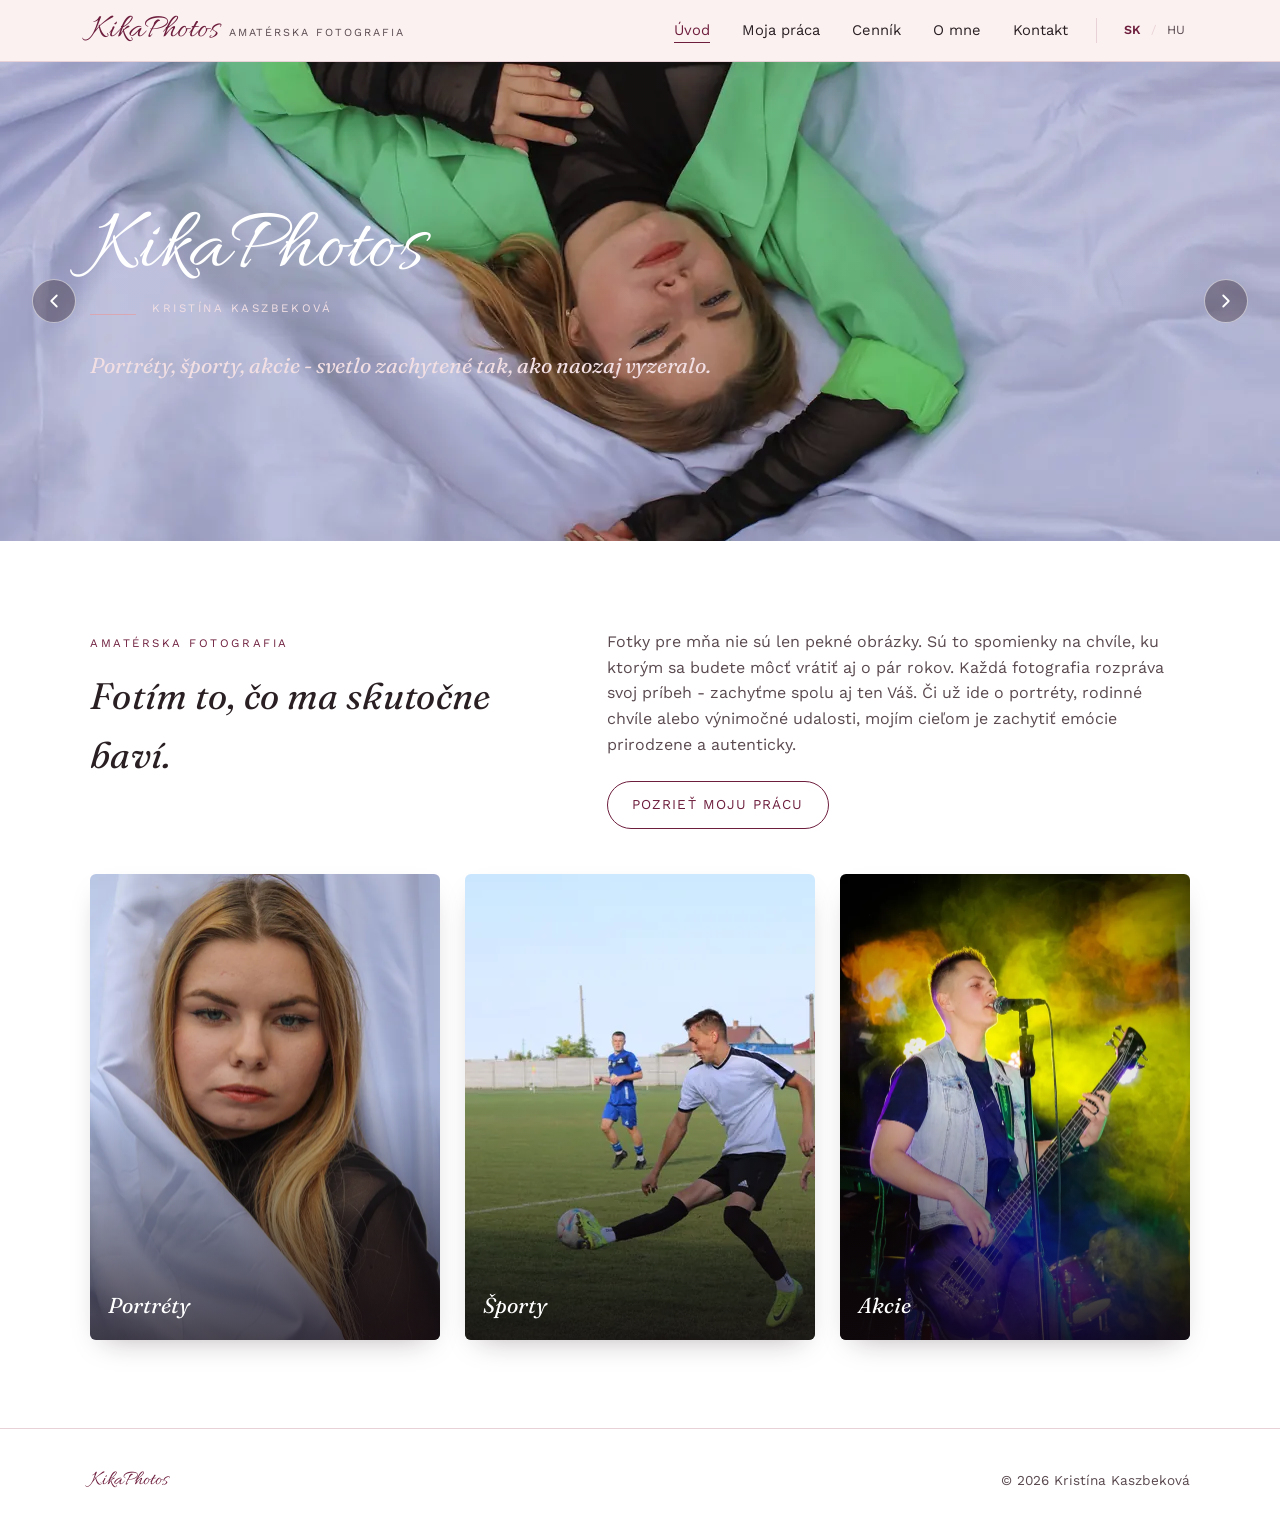
<file: index.html>
<!DOCTYPE html>
<html lang="sk">
<head>
<!-- Google tag (gtag.js) -->
<script async src="https://www.googletagmanager.com/gtag/js?id=G-NXZSSNFPJQ"></script>
<script>
  window.dataLayer = window.dataLayer || [];
  function gtag(){dataLayer.push(arguments);}
  gtag('js', new Date());

  gtag('config', 'G-NXZSSNFPJQ');
</script>
<meta charset="UTF-8">
<meta name="viewport" content="width=device-width, initial-scale=1.0">
<title>KikaPhotos</title>
<meta name="description" content="Portréty, športy, akcie. Amatérska fotografia Kristíny Kaszbekovej.">
<link rel="icon" type="image/png" href="/favicon.png">
<link rel="apple-touch-icon" href="/apple-touch-icon.png">
<link rel="preconnect" href="https://fonts.googleapis.com">
<link rel="preconnect" href="https://fonts.gstatic.com" crossorigin>
<link rel="stylesheet" href="css/style.css">
<link rel="stylesheet" href="https://fonts.googleapis.com/css2?family=Allura&family=Fraunces:ital,opsz,wght@0,9..144,300;0,9..144,400;0,9..144,500;0,9..144,600;1,9..144,400;1,9..144,500&family=Work+Sans:wght@300;400;500;600&display=swap" media="print" onload="this.media='all'">
<noscript><link rel="stylesheet" href="https://fonts.googleapis.com/css2?family=Allura&family=Fraunces:ital,opsz,wght@0,9..144,300;0,9..144,400;0,9..144,500;0,9..144,600;1,9..144,400;1,9..144,500&family=Work+Sans:wght@300;400;500;600&display=swap"></noscript>
<link rel="canonical" href="https://kikaphotos.com/">
<link rel="alternate" hreflang="sk" href="https://kikaphotos.com/">
<link rel="alternate" hreflang="hu" href="https://kikaphotos.com/hu/">
</head>
<body>

<header class="site-header">
  <nav class="nav">
    <a href="/" class="brand">
      <span class="brand-mark">KikaPhotos</span>
      <span class="brand-tag">amatérska fotografia</span>
    </a>
    <input type="checkbox" id="nav-toggle" class="nav-toggle-input">
    <label for="nav-toggle" class="nav-toggle" aria-label="Otvoriť menu">
      <span></span><span></span><span></span>
    </label>
    <div class="nav-right">
      <ul class="nav-links">
        <li><a href="/" class="active">Úvod</a></li>
        <li><a href="moja-praca">Moja práca</a></li>
        <li><a href="cennik">Cenník</a></li>
        <li><a href="o-mne">O mne</a></li>
        <li><a href="kontakt">Kontakt</a></li>
      </ul>
      <div class="lang-switch">
        <a href="/" class="active" aria-label="Slovenská verzia">SK</a>
        <span class="lang-sep">/</span>
        <a href="hu/" aria-label="Magyar verzió">HU</a>
      </div>
    </div>
  </nav>
</header>

<main>
<section class="hero" id="hero-slideshow">
  <div class="hero-slides">
    <img src="assets/hero1-1280.webp" srcset="assets/hero1-640.webp 640w, assets/hero1-1280.webp 1280w, assets/hero1-1920.webp 1920w" sizes="100vw" alt="Fotografia zo série Portréty" class="hero1 hero-slide is-active" width="2000" height="1260" fetchpriority="high" decoding="async">
    <img data-src="assets/hero2-1280.webp" data-srcset="assets/hero2-640.webp 640w, assets/hero2-1280.webp 1280w, assets/hero2-1920.webp 1920w" sizes="100vw" alt="Fotografia zo série Športy" class="hero2 hero-slide" width="2000" height="1372" decoding="async">
    <img data-src="assets/hero3-1280.webp" data-srcset="assets/hero3-640.webp 640w, assets/hero3-1280.webp 1280w, assets/hero3-1920.webp 1920w" sizes="100vw" alt="Fotografia zo série Akcie" class="hero3 hero-slide" width="1920" height="1280" decoding="async">
    <img data-src="assets/hero4-1280.webp" data-srcset="assets/hero4-640.webp 640w, assets/hero4-1280.webp 1280w, assets/hero4-1920.webp 1920w" sizes="100vw" alt="Fotografia zo série Akcie" class="hero4 hero-slide" width="1920" height="1280" decoding="async">  
  </div>

  <button type="button" class="hero-arrow hero-arrow-prev" aria-label="Predchádzajúca fotka">
    <svg viewBox="0 0 24 24" width="22" height="22" fill="none" stroke="currentColor" stroke-width="2" stroke-linecap="round" stroke-linejoin="round"><polyline points="15 18 9 12 15 6"></polyline></svg>
  </button>
  <button type="button" class="hero-arrow hero-arrow-next" aria-label="Nasledujúca fotka">
    <svg viewBox="0 0 24 24" width="22" height="22" fill="none" stroke="currentColor" stroke-width="2" stroke-linecap="round" stroke-linejoin="round"><polyline points="9 18 15 12 9 6"></polyline></svg>
  </button>

  <div class="hero-inner">
    <p class="hero-script">KikaPhotos</p>
    <div class="hero-line"><span class="rule"></span><span class="eyebrow" style="color:#f2dfe4;">Kristína Kaszbeková</span></div>
    <p class="hero-sub">Portréty, športy, akcie - svetlo zachytené tak, ako naozaj vyzeralo.</p>
  </div>
</section>

<section class="section-alt">
  <div class="wrap">
    <div class="intro">
      <div>
        <span class="eyebrow">Amatérska fotografia</span>
        <h2>Fotím to, čo ma skutočne baví.</h2>
      </div>
      <div>
        <p>Fotky pre mňa nie sú len pekné obrázky. Sú to spomienky na chvíle, ku ktorým sa budete môcť vrátiť aj o pár rokov. Každá fotografia rozpráva svoj príbeh - zachyťme spolu aj ten Váš. Či už ide o portréty, rodinné chvíle alebo výnimočné udalosti, mojím cieľom je zachytiť emócie prirodzene a autenticky.</p>
        <a href="moja-praca" class="btn">Pozrieť moju prácu</a>
      </div>
    </div>

    <div class="teasers">
      <a class="teaser" href="moja-praca#portraits">
        <img src="assets/portrety/thumb/portrety-10.webp" alt="Ukážka z galérie Portréty" loading="lazy">
        <span class="teaser-label">Portréty</span>
      </a>
      <a class="teaser" href="moja-praca#sports">
        <img src="assets/sporty/thumb/sporty-08.webp" alt="Ukážka z galérie Športy" loading="lazy">
        <span class="teaser-label">Športy</span>
      </a>
      <a class="teaser" href="moja-praca#events">
        <img src="assets/akcie/thumb/akcie-02.webp" alt="Ukážka z galérie Akcie" loading="lazy">
        <span class="teaser-label">Akcie</span>
      </a>
    </div>
  </div>
</section>
</main>

<footer class="site-footer">
  <div class="wrap footer-inner">
    <span class="script">KikaPhotos</span>
    <span>© 2026 Kristína Kaszbeková</span>
  </div>
</footer>

<script>
// Hero slideshow: cross-fades between hero1/hero2/hero3 automatically and
// lets visitors step through manually with the arrow buttons. A manual
// click resets the auto-advance timer so the slideshow doesn't immediately
// jump again right after someone picks a photo.
(function () {
  var hero = document.getElementById('hero-slideshow');
  if (!hero) return;

  var slides = hero.querySelectorAll('.hero-slide');
  var prevBtn = hero.querySelector('.hero-arrow-prev');
  var nextBtn = hero.querySelector('.hero-arrow-next');
  if (!slides.length) return;

  // Only the first slide ships with a real src/srcset so it can win the
  // race for LCP. The rest carry data-src/data-srcset and get swapped in
  // right after the page finishes its initial load, so they never compete
  // with the visible slide for bandwidth.
  function loadDeferredSlides() {
    slides.forEach(function (slide) {
      if (slide.dataset.srcset) {
        slide.srcset = slide.dataset.srcset;
        delete slide.dataset.srcset;
      }
      if (slide.dataset.src) {
        slide.src = slide.dataset.src;
        delete slide.dataset.src;
      }
    });
  }
  if (document.readyState === 'complete') {
    loadDeferredSlides();
  } else {
    window.addEventListener('load', loadDeferredSlides);
  }

  var current = 0;
  var AUTO_DELAY = 6000;
  var timer = null;

  function show(index) {
    slides[current].classList.remove('is-active');
    current = (index + slides.length) % slides.length;
    slides[current].classList.add('is-active');
  }

  function restartAuto() {
    if (timer) clearInterval(timer);
    timer = setInterval(function () { show(current + 1); }, AUTO_DELAY);
  }

  if (prevBtn) prevBtn.addEventListener('click', function () {
    show(current - 1);
    restartAuto();
  });

  if (nextBtn) nextBtn.addEventListener('click', function () {
    show(current + 1);
    restartAuto();
  });

  restartAuto();
})();
</script>

</body>
</html>
</file>
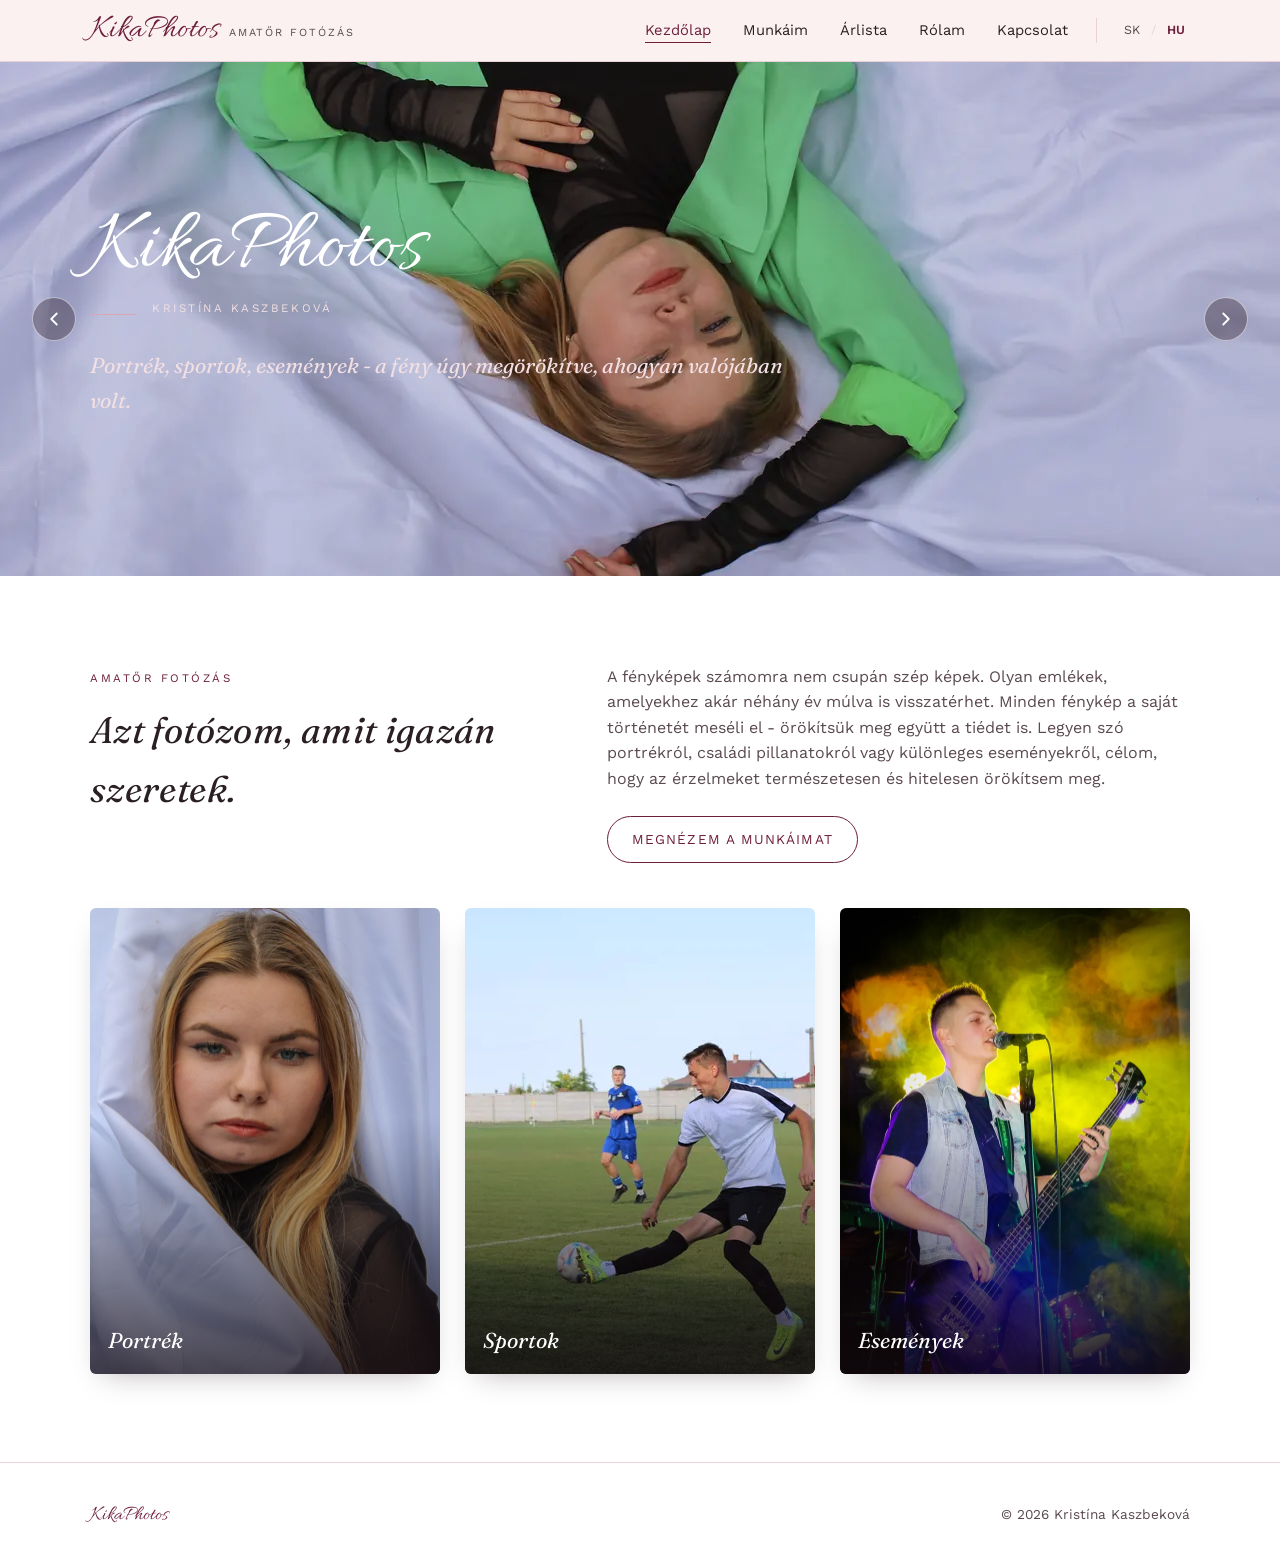
<file: hu/index.html>
<!DOCTYPE html>
<html lang="hu">
<head>
<!-- Google tag (gtag.js) -->
<script async src="https://www.googletagmanager.com/gtag/js?id=G-NXZSSNFPJQ"></script>
<script>
  window.dataLayer = window.dataLayer || [];
  function gtag(){dataLayer.push(arguments);}
  gtag('js', new Date());

  gtag('config', 'G-NXZSSNFPJQ');
</script>
<meta charset="UTF-8">
<meta name="viewport" content="width=device-width, initial-scale=1.0">
<title>KikaPhotos</title>
<meta name="description" content="Portrék, sportok, események. Kristína Kaszbeková amatőr fotózása.">
<link rel="icon" type="image/png" href="/favicon.png">
<link rel="apple-touch-icon" href="/apple-touch-icon.png">
<link rel="preconnect" href="https://fonts.googleapis.com">
<link rel="preconnect" href="https://fonts.gstatic.com" crossorigin>
<link rel="stylesheet" href="../css/style.css">
<link rel="stylesheet" href="https://fonts.googleapis.com/css2?family=Allura&family=Fraunces:ital,opsz,wght@0,9..144,300;0,9..144,400;0,9..144,500;0,9..144,600;1,9..144,400;1,9..144,500&family=Work+Sans:wght@300;400;500;600&display=swap" media="print" onload="this.media='all'">
<noscript><link rel="stylesheet" href="https://fonts.googleapis.com/css2?family=Allura&family=Fraunces:ital,opsz,wght@0,9..144,300;0,9..144,400;0,9..144,500;0,9..144,600;1,9..144,400;1,9..144,500&family=Work+Sans:wght@300;400;500;600&display=swap"></noscript>
<link rel="canonical" href="https://kikaphotos.com/hu/">
<link rel="alternate" hreflang="sk" href="https://kikaphotos.com/">
<link rel="alternate" hreflang="hu" href="https://kikaphotos.com/hu/">
</head>
<body>

<header class="site-header">
  <nav class="nav">
    <a href="/hu/" class="brand">
      <span class="brand-mark">KikaPhotos</span>
      <span class="brand-tag">amatőr fotózás</span>
    </a>
    <input type="checkbox" id="nav-toggle" class="nav-toggle-input">
    <label for="nav-toggle" class="nav-toggle" aria-label="Menü megnyitása">
      <span></span><span></span><span></span>
    </label>
    <div class="nav-right">
      <ul class="nav-links">
        <li><a href="/hu/" class="active">Kezdőlap</a></li>
        <li><a href="moja-praca">Munkáim</a></li>
        <li><a href="cennik">Árlista</a></li>
        <li><a href="o-mne">Rólam</a></li>
        <li><a href="kontakt">Kapcsolat</a></li>
      </ul>
      <div class="lang-switch">
        <a href="/" aria-label="Slovenská verzia">SK</a>
        <span class="lang-sep">/</span>
        <a href="/hu/" class="active" aria-label="Magyar verzió">HU</a>
      </div>
    </div>
  </nav>
</header>

<main>
<section class="hero" id="hero-slideshow">
  <div class="hero-slides">
    <img src="../assets/hero1-1280.webp" srcset="../assets/hero1-640.webp 640w, ../assets/hero1-1280.webp 1280w, ../assets/hero1-1920.webp 1920w" sizes="100vw" alt="Fénykép a Portrék sorozatból" class="hero1 hero-slide is-active" width="2000" height="1260" fetchpriority="high" decoding="async">
    <img data-src="../assets/hero2-1280.webp" data-srcset="../assets/hero2-640.webp 640w, ../assets/hero2-1280.webp 1280w, ../assets/hero2-1920.webp 1920w" sizes="100vw" alt="Fénykép a Sportok sorozatból" class="hero2 hero-slide" width="2000" height="1372" decoding="async">
    <img data-src="../assets/hero3-1280.webp" data-srcset="../assets/hero3-640.webp 640w, ../assets/hero3-1280.webp 1280w, ../assets/hero3-1920.webp 1920w" sizes="100vw" alt="Fénykép az Események sorozatból" class="hero3 hero-slide" width="1920" height="1280" decoding="async">
    <img data-src="../assets/hero4-1280.webp" data-srcset="../assets/hero4-640.webp 640w, ../assets/hero4-1280.webp 1280w, ../assets/hero4-1920.webp 1920w" sizes="100vw" alt="Fénykép az Események sorozatból" class="hero4 hero-slide" width="1920" height="1280" decoding="async">
  </div>

  <button type="button" class="hero-arrow hero-arrow-prev" aria-label="Előző fotó">
    <svg viewBox="0 0 24 24" width="22" height="22" fill="none" stroke="currentColor" stroke-width="2" stroke-linecap="round" stroke-linejoin="round"><polyline points="15 18 9 12 15 6"></polyline></svg>
  </button>
  <button type="button" class="hero-arrow hero-arrow-next" aria-label="Következő fotó">
    <svg viewBox="0 0 24 24" width="22" height="22" fill="none" stroke="currentColor" stroke-width="2" stroke-linecap="round" stroke-linejoin="round"><polyline points="9 18 15 12 9 6"></polyline></svg>
  </button>

  <div class="hero-inner">
    <p class="hero-script">KikaPhotos</p>
    <div class="hero-line"><span class="rule"></span><span class="eyebrow" style="color:#f2dfe4;">Kristína Kaszbeková</span></div>
    <p class="hero-sub">Portrék, sportok, események - a fény úgy megörökítve, ahogyan valójában volt.</p>
  </div>
</section>

<section class="section-alt">
  <div class="wrap">
    <div class="intro">
      <div>
        <span class="eyebrow">Amatőr fotózás</span>
        <h2>Azt fotózom, amit igazán szeretek.</h2>
      </div>
      <div>
        <p>A fényképek számomra nem csupán szép képek. Olyan emlékek, amelyekhez akár néhány év múlva is visszatérhet. Minden fénykép a saját történetét meséli el - örökítsük meg együtt a tiédet is. Legyen szó portrékról, családi pillanatokról vagy különleges eseményekről, célom, hogy az érzelmeket természetesen és hitelesen örökítsem meg.</p>
        <a href="moja-praca" class="btn">Megnézem a munkáimat</a>
      </div>
    </div>

    <div class="teasers">
      <a class="teaser" href="moja-praca#portraits">
        <img src="../assets/portrety/thumb/portrety-10.webp" alt="Részlet a Portrék galériából" loading="lazy">
        <span class="teaser-label">Portrék</span>
      </a>
      <a class="teaser" href="moja-praca#sports">
        <img src="../assets/sporty/thumb/sporty-08.webp" alt="Részlet a Sportok galériából" loading="lazy">
        <span class="teaser-label">Sportok</span>
      </a>
      <a class="teaser" href="moja-praca#events">
        <img src="../assets/akcie/thumb/akcie-02.webp" alt="Részlet az Események galériából" loading="lazy">
        <span class="teaser-label">Események</span>
      </a>
    </div>
  </div>
</section>
</main>

<footer class="site-footer">
  <div class="wrap footer-inner">
    <span class="script">KikaPhotos</span>
    <span>© 2026 Kristína Kaszbeková</span>
  </div>
</footer>

<script>
// Hero slideshow: cross-fades between hero1/hero2/hero3 automatically and
// lets visitors step through manually with the arrow buttons. A manual
// click resets the auto-advance timer so the slideshow doesn't immediately
// jump again right after someone picks a photo.
(function () {
  var hero = document.getElementById('hero-slideshow');
  if (!hero) return;

  var slides = hero.querySelectorAll('.hero-slide');
  var prevBtn = hero.querySelector('.hero-arrow-prev');
  var nextBtn = hero.querySelector('.hero-arrow-next');
  if (!slides.length) return;

  // Only the first slide ships with a real src/srcset so it can win the
  // race for LCP. The rest carry data-src/data-srcset and get swapped in
  // right after the page finishes its initial load, so they never compete
  // with the visible slide for bandwidth.
  function loadDeferredSlides() {
    slides.forEach(function (slide) {
      if (slide.dataset.srcset) {
        slide.srcset = slide.dataset.srcset;
        delete slide.dataset.srcset;
      }
      if (slide.dataset.src) {
        slide.src = slide.dataset.src;
        delete slide.dataset.src;
      }
    });
  }
  if (document.readyState === 'complete') {
    loadDeferredSlides();
  } else {
    window.addEventListener('load', loadDeferredSlides);
  }

  var current = 0;
  var AUTO_DELAY = 6000;
  var timer = null;

  function show(index) {
    slides[current].classList.remove('is-active');
    current = (index + slides.length) % slides.length;
    slides[current].classList.add('is-active');
  }

  function restartAuto() {
    if (timer) clearInterval(timer);
    timer = setInterval(function () { show(current + 1); }, AUTO_DELAY);
  }

  if (prevBtn) prevBtn.addEventListener('click', function () {
    show(current - 1);
    restartAuto();
  });

  if (nextBtn) nextBtn.addEventListener('click', function () {
    show(current + 1);
    restartAuto();
  });

  restartAuto();
})();
</script>

</body>
</html>
</file>
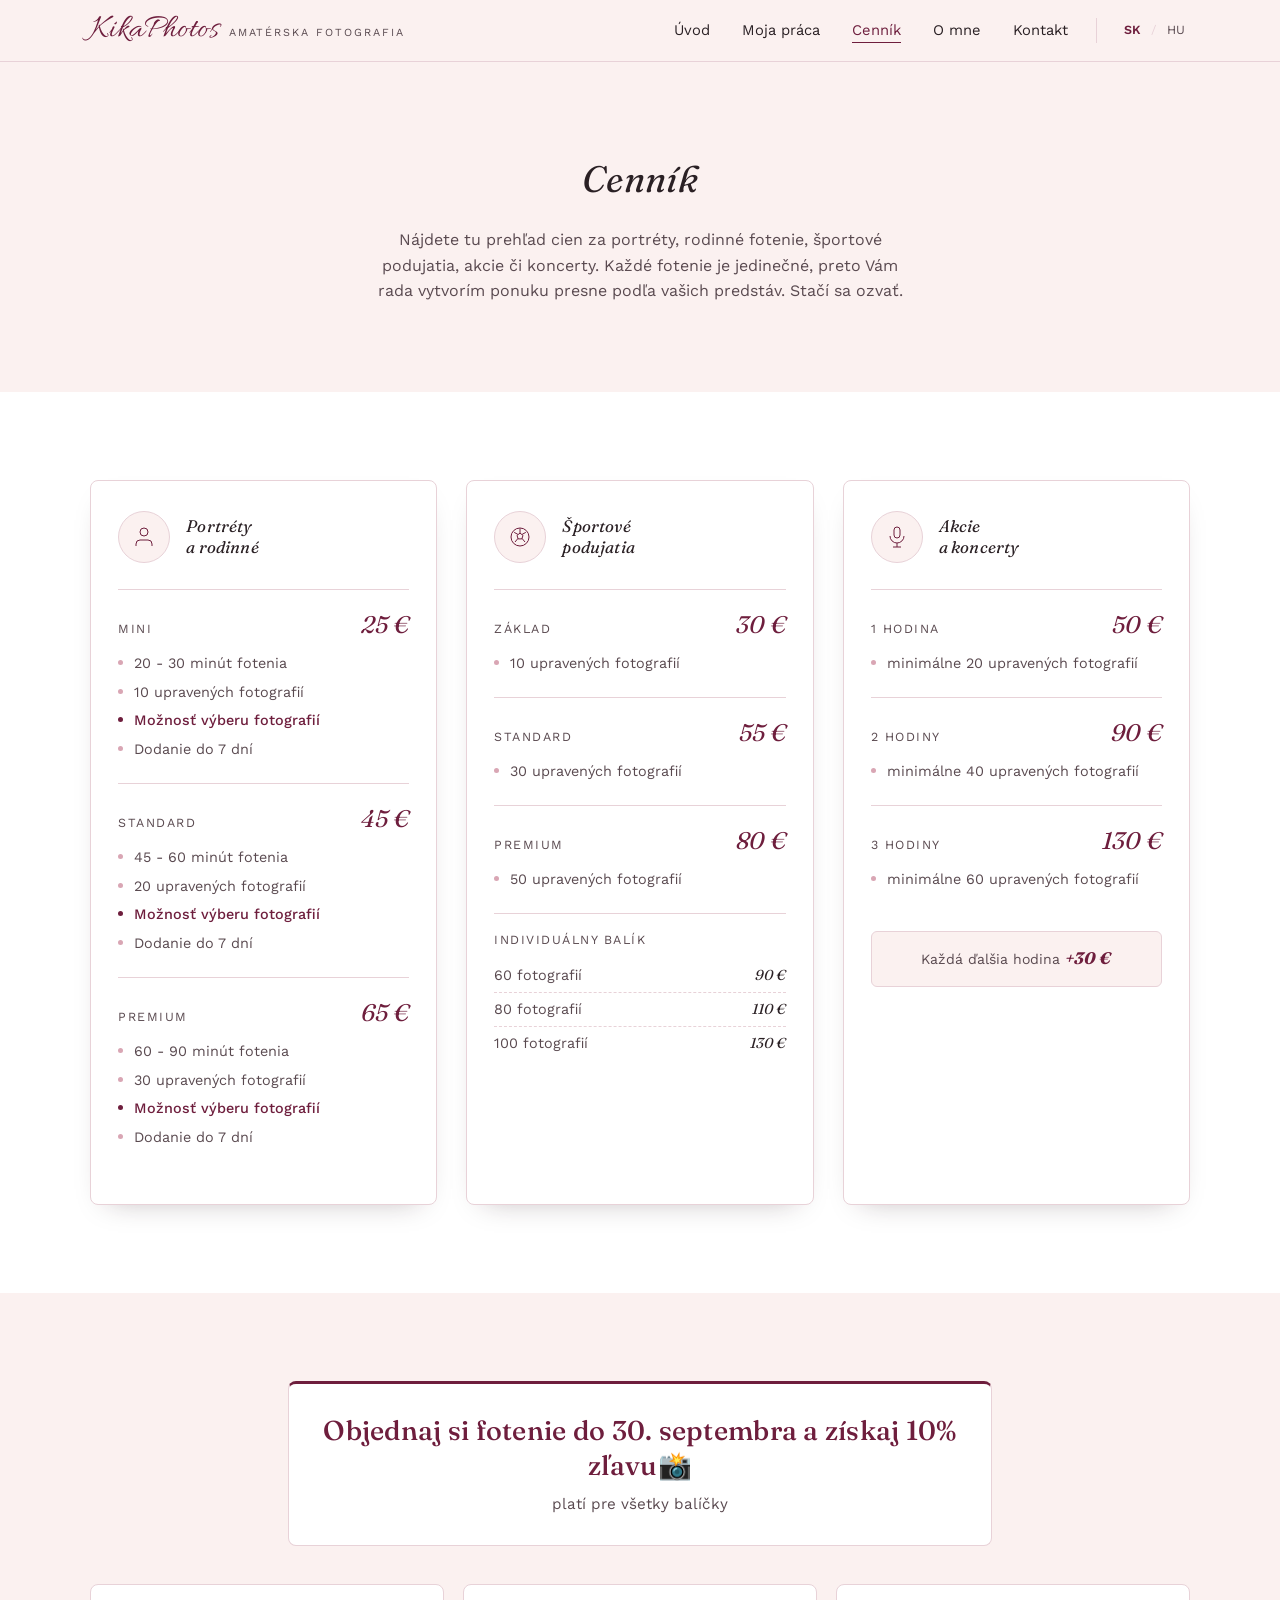
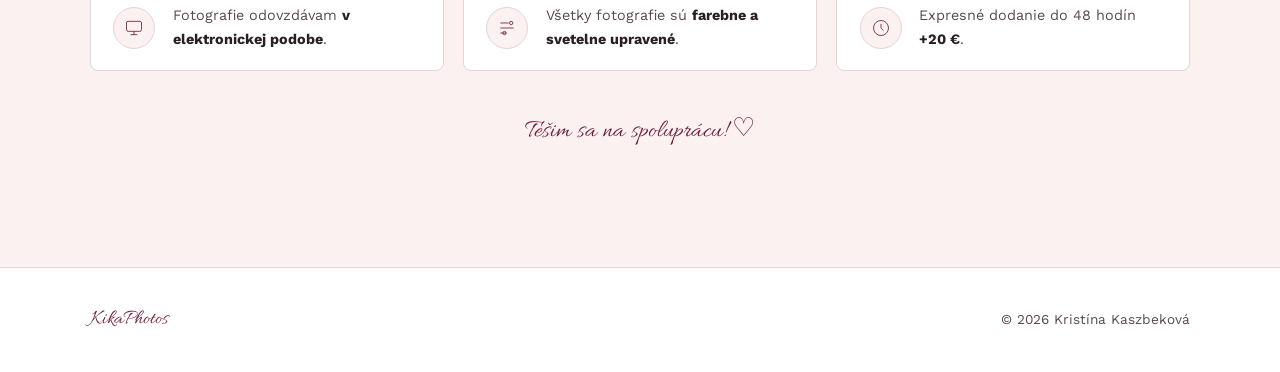
<file: cennik.html>
<!DOCTYPE html>
<html lang="sk">
<head>
<!-- Google tag (gtag.js) -->
<script async src="https://www.googletagmanager.com/gtag/js?id=G-NXZSSNFPJQ"></script>
<script>
  window.dataLayer = window.dataLayer || [];
  function gtag(){dataLayer.push(arguments);}
  gtag('js', new Date());

  gtag('config', 'G-NXZSSNFPJQ');
</script>
<meta charset="UTF-8">
<meta name="viewport" content="width=device-width, initial-scale=1.0">
<title>Cenník - kikaphotos.com</title>
<meta name="description" content="Cenník fotografovania KikaPhotos - portréty a rodinné fotenie, športové podujatia, akcie a koncerty.">
<link rel="icon" type="image/png" href="/favicon.png">
<link rel="apple-touch-icon" href="/apple-touch-icon.png">
<link rel="preconnect" href="https://fonts.googleapis.com">
<link rel="preconnect" href="https://fonts.gstatic.com" crossorigin>
<link rel="stylesheet" href="css/style.css">
<link rel="stylesheet" href="https://fonts.googleapis.com/css2?family=Allura&family=Fraunces:ital,opsz,wght@0,9..144,300;0,9..144,400;0,9..144,500;0,9..144,600;1,9..144,400;1,9..144,500&family=Work+Sans:wght@300;400;500;600&display=swap" media="print" onload="this.media='all'">
<noscript><link rel="stylesheet" href="https://fonts.googleapis.com/css2?family=Allura&family=Fraunces:ital,opsz,wght@0,9..144,300;0,9..144,400;0,9..144,500;0,9..144,600;1,9..144,400;1,9..144,500&family=Work+Sans:wght@300;400;500;600&display=swap"></noscript>
<link rel="canonical" href="https://kikaphotos.com/cennik">
<link rel="alternate" hreflang="sk" href="https://kikaphotos.com/cennik">
<link rel="alternate" hreflang="hu" href="https://kikaphotos.com/hu/cennik">
</head>
<body>

<header class="site-header">
  <nav class="nav">
    <a href="/" class="brand">
      <span class="brand-mark">KikaPhotos</span>
      <span class="brand-tag">amatérska fotografia</span>
    </a>
    <input type="checkbox" id="nav-toggle" class="nav-toggle-input">
    <label for="nav-toggle" class="nav-toggle" aria-label="Otvoriť menu">
      <span></span><span></span><span></span>
    </label>
    <div class="nav-right">
      <ul class="nav-links">
        <li><a href="/">Úvod</a></li>
        <li><a href="moja-praca">Moja práca</a></li>
        <li><a href="cennik" class="active">Cenník</a></li>
        <li><a href="o-mne">O mne</a></li>
        <li><a href="kontakt">Kontakt</a></li>
      </ul>
      <div class="lang-switch">
        <a href="cennik" class="active" aria-label="Slovenská verzia">SK</a>
        <span class="lang-sep">/</span>
        <a href="hu/cennik" aria-label="Magyar verzió">HU</a>
      </div>
    </div>
  </nav>
</header>

<main>
<section>
  <div class="wrap center">
    <h2>Cenník</h2>
    <p style="max-width:34em;margin:0 auto;">Nájdete tu prehľad cien za portréty, rodinné fotenie, športové podujatia, akcie či koncerty. Každé fotenie je jedinečné, preto Vám rada vytvorím ponuku presne podľa vašich predstáv. Stačí sa ozvať.</p>
  </div>
</section>

<section class="section-alt">
  <div class="wrap">
    <div class="pricing-grid">

      <!-- Portréty a rodinné -->
      <article class="price-card">
        <div class="price-card-head">
          <span class="price-icon">
            <svg viewBox="0 0 24 24"><path d="M20 21v-2a4 4 0 0 0-4-4H8a4 4 0 0 0-4 4v2"/><circle cx="12" cy="7" r="4"/></svg>
          </span>
          <h3>Portréty<br>a rodinné</h3>
        </div>

        <div class="tier">
          <div class="tier-head"><span class="tier-name">Mini</span><span class="tier-price">25 €</span></div>
          <ul class="tier-list">
            <li>20 - 30 minút fotenia</li>
            <li>10 upravených fotografií</li>
            <li class="tier-highlight">Možnosť výberu fotografií</li>
            <li>Dodanie do 7 dní</li>
          </ul>
        </div>

        <div class="tier">
          <div class="tier-head"><span class="tier-name">Standard</span><span class="tier-price">45 €</span></div>
          <ul class="tier-list">
            <li>45 - 60 minút fotenia</li>
            <li>20 upravených fotografií</li>
            <li class="tier-highlight">Možnosť výberu fotografií</li>
            <li>Dodanie do 7 dní</li>
          </ul>
        </div>

        <div class="tier">
          <div class="tier-head"><span class="tier-name">Premium</span><span class="tier-price">65 €</span></div>
          <ul class="tier-list">
            <li>60 - 90 minút fotenia</li>
            <li>30 upravených fotografií</li>
            <li class="tier-highlight">Možnosť výberu fotografií</li>
            <li>Dodanie do 7 dní</li>
          </ul>
        </div>
      </article>

      <!-- Športové podujatia -->
      <article class="price-card">
        <div class="price-card-head">
          <span class="price-icon">
            <svg viewBox="0 0 24 24"><circle cx="12" cy="12" r="9"/><path d="M12 8.2 15 10.3l-1.1 3.6H10.1L9 10.3 12 8.2z"/><path d="M12 3.5v4.7M6.2 7.4l3.6 1.9M17.8 7.4l-3.6 1.9M7 17l3-3.6M17 17l-3-3.6"/></svg>
          </span>
          <h3>Športové<br>podujatia</h3>
        </div>

        <div class="tier">
          <div class="tier-head"><span class="tier-name">Základ</span><span class="tier-price">30 €</span></div>
          <ul class="tier-list">
            <li>10 upravených fotografií</li>
          </ul>
        </div>

        <div class="tier">
          <div class="tier-head"><span class="tier-name">Standard</span><span class="tier-price">55 €</span></div>
          <ul class="tier-list">
            <li>30 upravených fotografií</li>
          </ul>
        </div>

        <div class="tier">
          <div class="tier-head"><span class="tier-name">Premium</span><span class="tier-price">80 €</span></div>
          <ul class="tier-list">
            <li>50 upravených fotografií</li>
          </ul>
        </div>

        <div class="addon-block">
          <div class="addon-title">Individuálny balík</div>
          <div class="addon-row"><span>60 fotografií</span><span class="amount">90 €</span></div>
          <div class="addon-row"><span>80 fotografií</span><span class="amount">110 €</span></div>
          <div class="addon-row"><span>100 fotografií</span><span class="amount">130 €</span></div>
        </div>
      </article>

      <!-- Akcie a koncerty -->
      <article class="price-card">
        <div class="price-card-head">
          <span class="price-icon">
            <svg viewBox="0 0 24 24"><rect x="9" y="2" width="6" height="11" rx="3"/><path d="M5 11a7 7 0 0 0 14 0"/><path d="M12 18v4"/><path d="M8 22h8"/></svg>
          </span>
          <h3>Akcie<br>a koncerty</h3>
        </div>

        <div class="tier">
          <div class="tier-head"><span class="tier-name">1 hodina</span><span class="tier-price">50 €</span></div>
          <ul class="tier-list">
            <li>minimálne 20 upravených fotografií</li>
          </ul>
        </div>

        <div class="tier">
          <div class="tier-head"><span class="tier-name">2 hodiny</span><span class="tier-price">90 €</span></div>
          <ul class="tier-list">
            <li>minimálne 40 upravených fotografií</li>
          </ul>
        </div>

        <div class="tier">
          <div class="tier-head"><span class="tier-name">3 hodiny</span><span class="tier-price">130 €</span></div>
          <ul class="tier-list">
            <li>minimálne 60 upravených fotografií</li>
          </ul>
        </div>

        <div class="callout-box">Každá ďalšia hodina <strong>+30 €</strong></div>
      </article>

    </div>
  </div>
</section>

<section>
  <div class="wrap">
    <div class="promo-banner">
      <h3>Objednaj si fotenie do 30. septembra a získaj 10% zľavu📸</h3>
      <p>platí pre všetky balíčky</p>
    </div>

    <div class="info-strip">
      <div class="info-box">
        <span class="info-icon">
          <svg viewBox="0 0 24 24"><rect x="3" y="4" width="18" height="12" rx="2"/><path d="M8 20h8M12 16v4"/></svg>
        </span>
        <p>Fotografie odovzdávam <strong>v elektronickej podobe</strong>.</p>
      </div>
      <div class="info-box">
        <span class="info-icon">
          <svg viewBox="0 0 24 24"><path d="M4 6h10M4 12h16M4 18h7"/><circle cx="17" cy="6" r="2"/><circle cx="9" cy="18" r="2"/></svg>
        </span>
        <p>Všetky fotografie sú <strong>farebne a svetelne upravené</strong>.</p>
      </div>
      <div class="info-box">
        <span class="info-icon">
          <svg viewBox="0 0 24 24"><circle cx="12" cy="12" r="9"/><path d="M12 7v5l3 3"/></svg>
        </span>
        <p>Expresné dodanie do 48 hodín <strong>+20 €</strong>.</p>
      </div>
    </div>

    <p class="center pricing-note">Tešim sa na spoluprácu! ♡</p>
  </div>
</section>
</main>

<footer class="site-footer">
  <div class="wrap footer-inner">
    <span class="script">KikaPhotos</span>
    <span>© 2026 Kristína Kaszbeková</span>
  </div>
</footer>

</body>
</html>
</file>
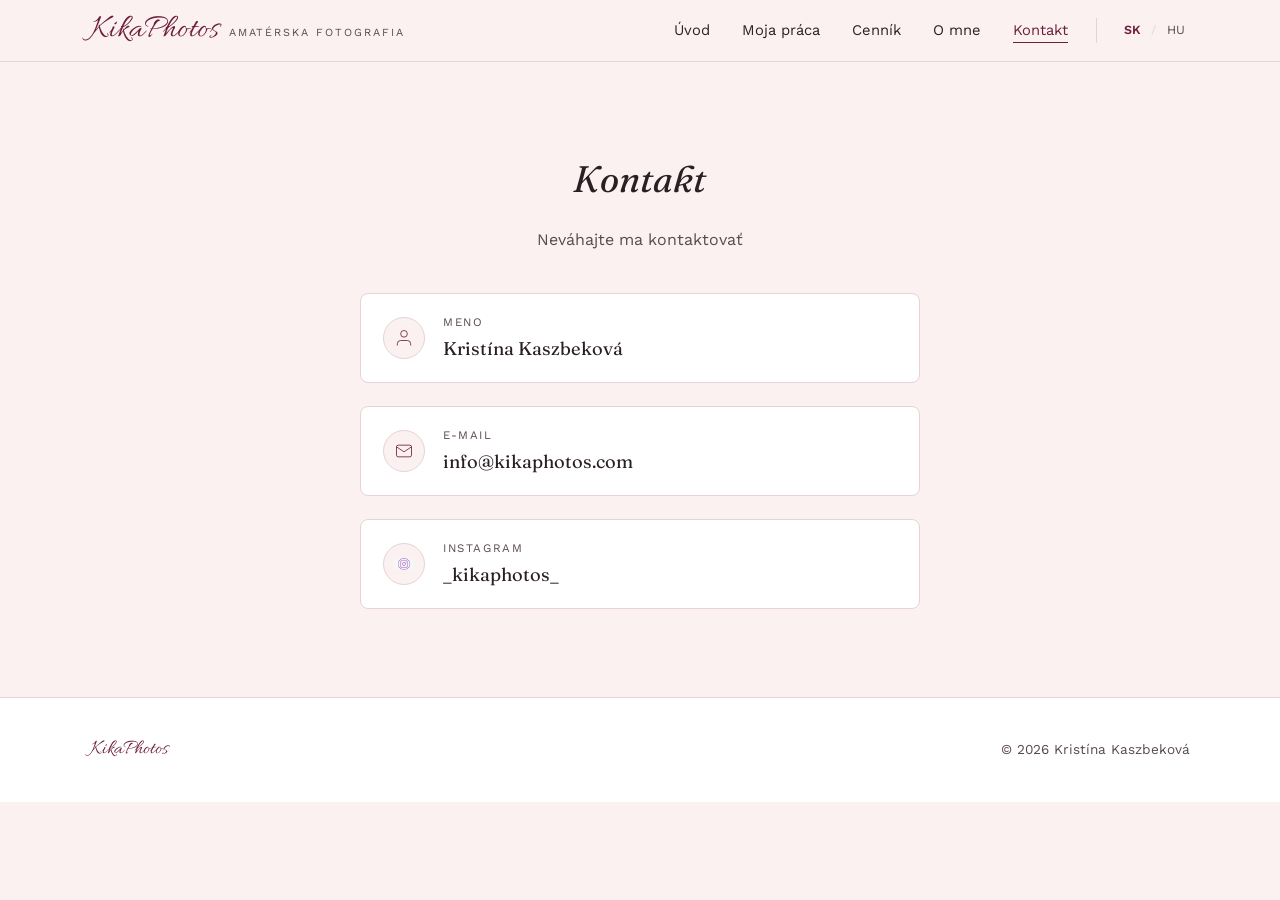
<file: kontakt.html>
<!DOCTYPE html>
<html lang="sk">
<head>
<!-- Google tag (gtag.js) -->
<script async src="https://www.googletagmanager.com/gtag/js?id=G-NXZSSNFPJQ"></script>
<script>
  window.dataLayer = window.dataLayer || [];
  function gtag(){dataLayer.push(arguments);}
  gtag('js', new Date());

  gtag('config', 'G-NXZSSNFPJQ');
</script>
<meta charset="UTF-8">
<meta name="viewport" content="width=device-width, initial-scale=1.0">
<title>Kontakt - kikaphotos.com</title>
<meta name="description" content="Kontakt na Kristínu Kaszbekovú, KikaPhotos.">
<link rel="icon" type="image/png" href="/favicon.png">
<link rel="apple-touch-icon" href="/apple-touch-icon.png">
<link rel="preconnect" href="https://fonts.googleapis.com">
<link rel="preconnect" href="https://fonts.gstatic.com" crossorigin>
<link rel="stylesheet" href="css/style.css">
<link rel="stylesheet" href="https://fonts.googleapis.com/css2?family=Allura&family=Fraunces:ital,opsz,wght@0,9..144,300;0,9..144,400;0,9..144,500;0,9..144,600;1,9..144,400;1,9..144,500&family=Work+Sans:wght@300;400;500;600&display=swap" media="print" onload="this.media='all'">
<noscript><link rel="stylesheet" href="https://fonts.googleapis.com/css2?family=Allura&family=Fraunces:ital,opsz,wght@0,9..144,300;0,9..144,400;0,9..144,500;0,9..144,600;1,9..144,400;1,9..144,500&family=Work+Sans:wght@300;400;500;600&display=swap"></noscript>
<link rel="canonical" href="https://kikaphotos.com/kontakt">
<link rel="alternate" hreflang="sk" href="https://kikaphotos.com/kontakt">
<link rel="alternate" hreflang="hu" href="https://kikaphotos.com/hu/kontakt">
</head>
<body>

<header class="site-header">
  <nav class="nav">
    <a href="/" class="brand">
      <span class="brand-mark">KikaPhotos</span>
      <span class="brand-tag">amatérska fotografia</span>
    </a>
    <input type="checkbox" id="nav-toggle" class="nav-toggle-input">
    <label for="nav-toggle" class="nav-toggle" aria-label="Otvoriť menu">
      <span></span><span></span><span></span>
    </label>
    <div class="nav-right">
      <ul class="nav-links">
        <li><a href="/">Úvod</a></li>
        <li><a href="moja-praca">Moja práca</a></li>
        <li><a href="cennik">Cenník</a></li>
        <li><a href="o-mne">O mne</a></li>
        <li><a href="kontakt" class="active">Kontakt</a></li>
      </ul>
      <div class="lang-switch">
        <a href="kontakt" class="active" aria-label="Slovenská verzia">SK</a>
        <span class="lang-sep">/</span>
        <a href="hu/kontakt" aria-label="Magyar verzió">HU</a>
      </div>
    </div>
  </nav>
</header>

<main>
<section>
  <div class="wrap center">
    <h2>Kontakt</h2>
    <p style="max-width:32em;margin:0 auto;">Neváhajte ma kontaktovať</p>

    <div class="contact-grid">
      <div class="contact-card">
        <span class="contact-icon">
          <svg viewBox="0 0 24 24"><path d="M20 21v-2a4 4 0 0 0-4-4H8a4 4 0 0 0-4 4v2"/><circle cx="12" cy="7" r="4"/></svg>
        </span>
        <div class="contact-text">
          <div class="contact-label">Meno</div>
          <div class="contact-value">Kristína Kaszbeková</div>
        </div>
      </div>

      <a class="contact-card" href="mailto:info@kikaphotos.com">
        <span class="contact-icon">
          <svg viewBox="0 0 24 24"><rect x="3" y="5" width="18" height="14" rx="2"/><path d="m3 7 9 6 9-6"/></svg>
        </span>
        <div class="contact-text">
          <div class="contact-label">E-mail</div>
          <div class="contact-value">info@kikaphotos.com</div>
        </div>
      </a>

      <a class="contact-card" href="https://www.instagram.com/_kikaphotos_/" target="_blank" rel="noopener">
        <span class="contact-icon"><img src="assets/instagram.webp" alt=""></span>
        <div class="contact-text">
          <div class="contact-label">Instagram</div>
          <div class="contact-value">_kikaphotos_</div>
        </div>
      </a>
    </div>
  </div>
</section>
</main>

<footer class="site-footer">
  <div class="wrap footer-inner">
    <span class="script">KikaPhotos</span>
    <span>© 2026 Kristína Kaszbeková</span>
  </div>
</footer>

</body>
</html>
</file>
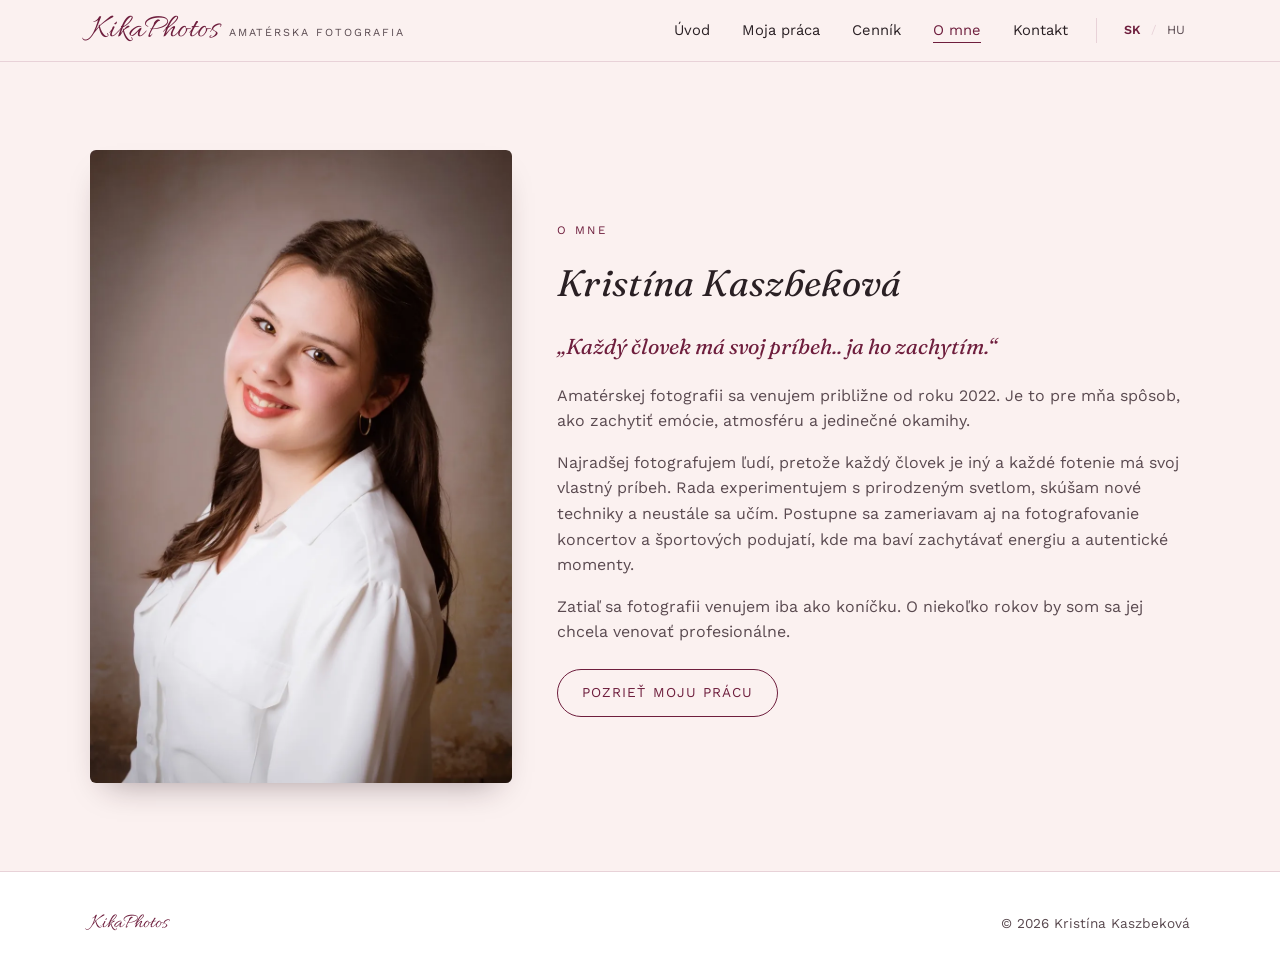
<file: o-mne.html>
<!DOCTYPE html>
<html lang="sk">
<head>
<!-- Google tag (gtag.js) -->
<script async src="https://www.googletagmanager.com/gtag/js?id=G-NXZSSNFPJQ"></script>
<script>
  window.dataLayer = window.dataLayer || [];
  function gtag(){dataLayer.push(arguments);}
  gtag('js', new Date());

  gtag('config', 'G-NXZSSNFPJQ');
</script>
<meta charset="UTF-8">
<meta name="viewport" content="width=device-width, initial-scale=1.0">
<title>O mne - kikaphotos.com</title>
<meta name="description" content="Kristína Kaszbeková - amatérska fotografka.">
<link rel="icon" type="image/png" href="/favicon.png">
<link rel="apple-touch-icon" href="/apple-touch-icon.png">
<link rel="preconnect" href="https://fonts.googleapis.com">
<link rel="preconnect" href="https://fonts.gstatic.com" crossorigin>
<link rel="stylesheet" href="css/style.css">
<link rel="stylesheet" href="https://fonts.googleapis.com/css2?family=Allura&family=Fraunces:ital,opsz,wght@0,9..144,300;0,9..144,400;0,9..144,500;0,9..144,600;1,9..144,400;1,9..144,500&family=Work+Sans:wght@300;400;500;600&display=swap" media="print" onload="this.media='all'">
<noscript><link rel="stylesheet" href="https://fonts.googleapis.com/css2?family=Allura&family=Fraunces:ital,opsz,wght@0,9..144,300;0,9..144,400;0,9..144,500;0,9..144,600;1,9..144,400;1,9..144,500&family=Work+Sans:wght@300;400;500;600&display=swap"></noscript>
<link rel="canonical" href="https://kikaphotos.com/o-mne">
<link rel="alternate" hreflang="sk" href="https://kikaphotos.com/o-mne">
<link rel="alternate" hreflang="hu" href="https://kikaphotos.com/hu/o-mne">
</head>
<body>

<header class="site-header">
  <nav class="nav">
    <a href="/" class="brand">
      <span class="brand-mark">KikaPhotos</span>
      <span class="brand-tag">amatérska fotografia</span>
    </a>
    <input type="checkbox" id="nav-toggle" class="nav-toggle-input">
    <label for="nav-toggle" class="nav-toggle" aria-label="Otvoriť menu">
      <span></span><span></span><span></span>
    </label>
    <div class="nav-right">
      <ul class="nav-links">
        <li><a href="/">Úvod</a></li>
        <li><a href="moja-praca">Moja práca</a></li>
        <li><a href="cennik">Cenník</a></li>
        <li><a href="o-mne" class="active">O mne</a></li>
        <li><a href="kontakt">Kontakt</a></li>
      </ul>
      <div class="lang-switch">
        <a href="o-mne" class="active" aria-label="Slovenská verzia">SK</a>
        <span class="lang-sep">/</span>
        <a href="hu/o-mne" aria-label="Magyar verzió">HU</a>
      </div>
    </div>
  </nav>
</header>

<main>
<section>
  <div class="wrap">
    <div class="about">
      <div class="about-portrait">
        <img src="assets/ja.webp" alt="Fotografia z portfólia KikaPhotos" loading="lazy">
      </div>
      <div>
        <span class="eyebrow">O mne</span>
        <h2>Kristína Kaszbeková</h2>
        <p class="about-quote">„Každý človek má svoj príbeh.. ja ho zachytím.“</p>
        <p>Amatérskej fotografii sa venujem približne od roku 2022. Je to pre mňa spôsob, ako zachytiť emócie, atmosféru a jedinečné okamihy.</p>
        <p>Najradšej fotografujem ľudí, pretože každý človek je iný a každé fotenie má svoj vlastný príbeh. Rada experimentujem s prirodzeným svetlom, skúšam nové techniky a neustále sa učím. Postupne sa zameriavam aj na fotografovanie koncertov a športových podujatí, kde ma baví zachytávať energiu a autentické momenty.</p>
        <p>Zatiaľ sa fotografii venujem iba ako koníčku. O niekoľko rokov by som sa jej chcela venovať profesionálne.</p>
        <a href="moja-praca" class="btn">Pozrieť moju prácu</a>
      </div>
    </div>
  </div>
</section>
</main>

<footer class="site-footer">
  <div class="wrap footer-inner">
    <span class="script">KikaPhotos</span>
    <span>© 2026 Kristína Kaszbeková</span>
  </div>
</footer>

</body>
</html>
</file>
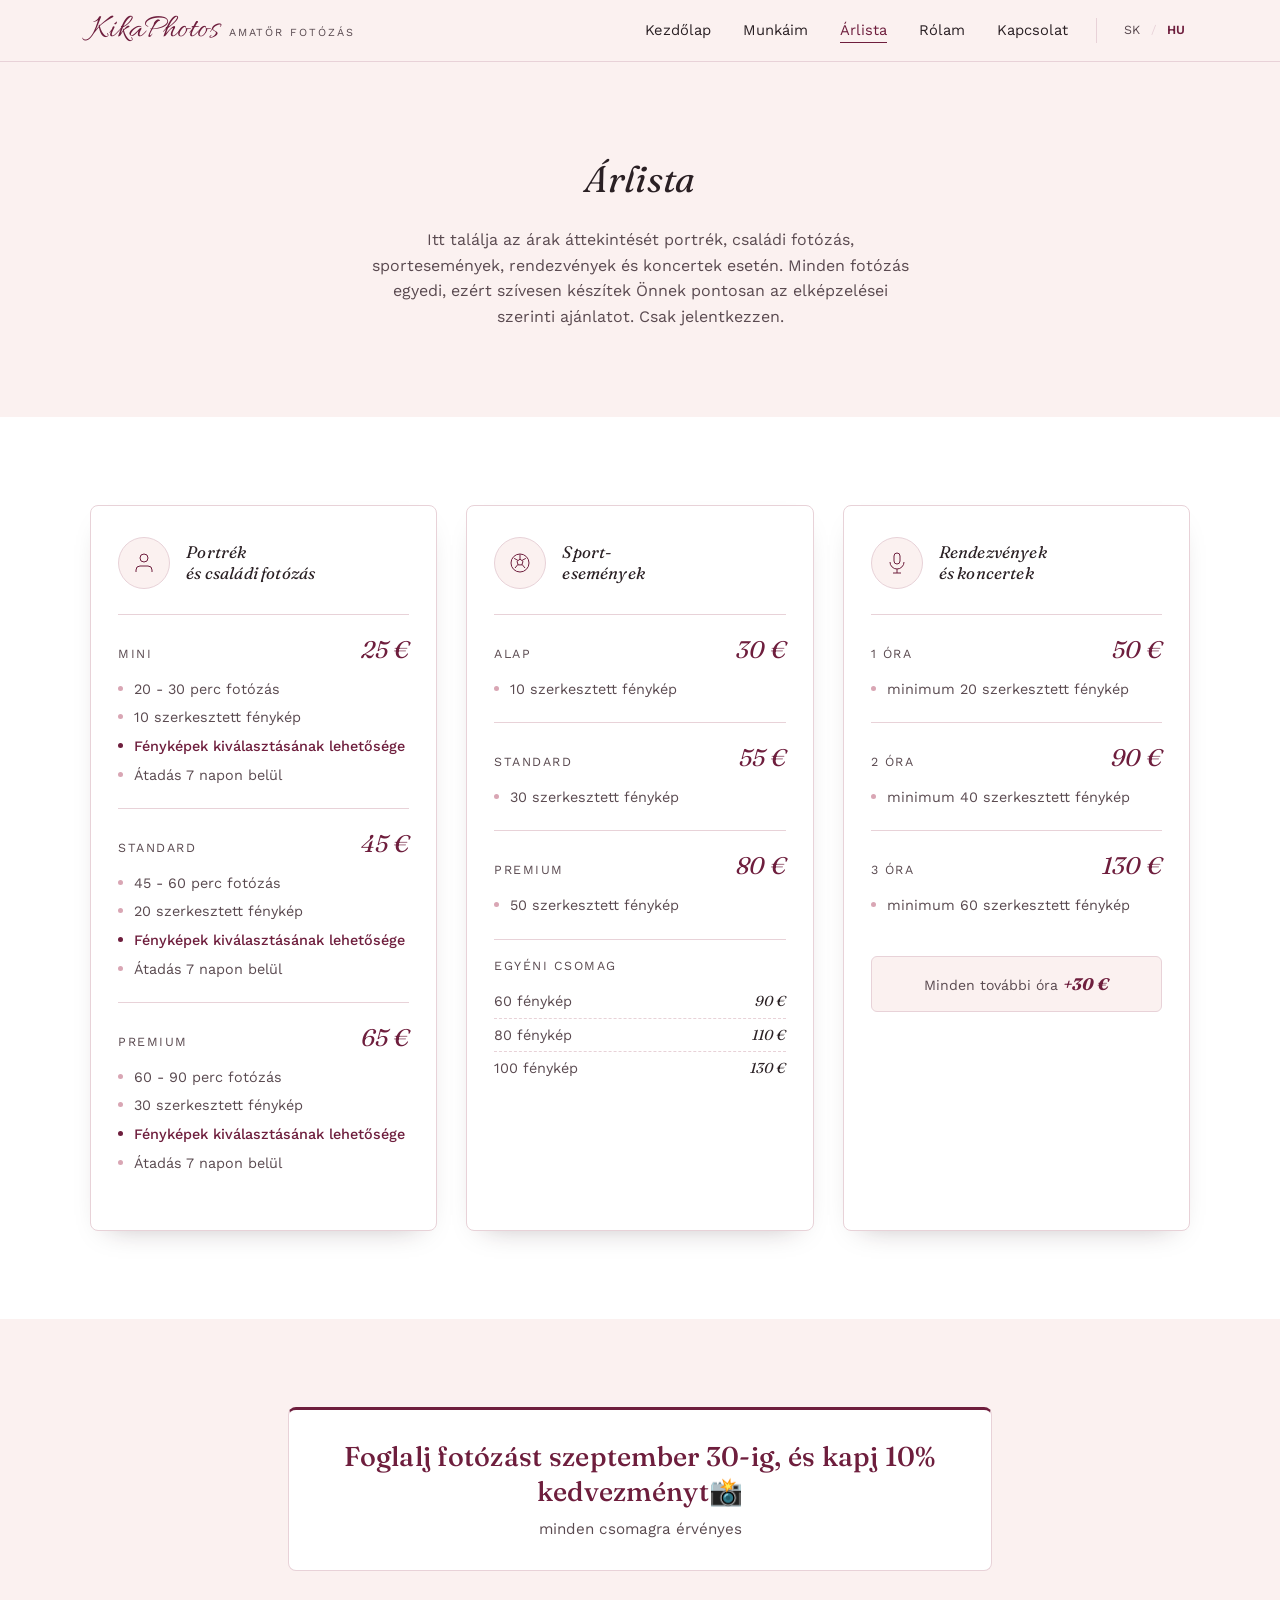
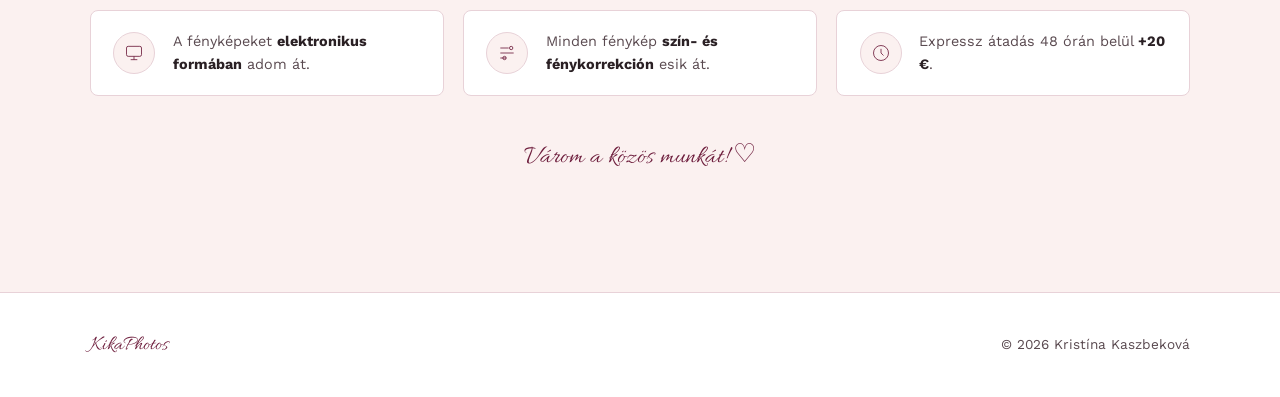
<file: hu/cennik.html>
<!DOCTYPE html>
<html lang="hu">
<head>
<!-- Google tag (gtag.js) -->
<script async src="https://www.googletagmanager.com/gtag/js?id=G-NXZSSNFPJQ"></script>
<script>
  window.dataLayer = window.dataLayer || [];
  function gtag(){dataLayer.push(arguments);}
  gtag('js', new Date());

  gtag('config', 'G-NXZSSNFPJQ');
</script>
<meta charset="UTF-8">
<meta name="viewport" content="width=device-width, initial-scale=1.0">
<title>Árlista - kikaphotos.com</title>
<meta name="description" content="A KikaPhotos árlistája - portré és családi fotózás, sportesemények, rendezvények és koncertek.">
<link rel="icon" type="image/png" href="/favicon.png">
<link rel="apple-touch-icon" href="/apple-touch-icon.png">
<link rel="preconnect" href="https://fonts.googleapis.com">
<link rel="preconnect" href="https://fonts.gstatic.com" crossorigin>
<link rel="stylesheet" href="../css/style.css">
<link rel="stylesheet" href="https://fonts.googleapis.com/css2?family=Allura&family=Fraunces:ital,opsz,wght@0,9..144,300;0,9..144,400;0,9..144,500;0,9..144,600;1,9..144,400;1,9..144,500&family=Work+Sans:wght@300;400;500;600&display=swap" media="print" onload="this.media='all'">
<noscript><link rel="stylesheet" href="https://fonts.googleapis.com/css2?family=Allura&family=Fraunces:ital,opsz,wght@0,9..144,300;0,9..144,400;0,9..144,500;0,9..144,600;1,9..144,400;1,9..144,500&family=Work+Sans:wght@300;400;500;600&display=swap"></noscript>
<link rel="canonical" href="https://kikaphotos.com/hu/cennik">
<link rel="alternate" hreflang="sk" href="https://kikaphotos.com/cennik">
<link rel="alternate" hreflang="hu" href="https://kikaphotos.com/hu/cennik">
</head>
<body>

<header class="site-header">
  <nav class="nav">
    <a href="/hu/" class="brand">
      <span class="brand-mark">KikaPhotos</span>
      <span class="brand-tag">amatőr fotózás</span>
    </a>
    <input type="checkbox" id="nav-toggle" class="nav-toggle-input">
    <label for="nav-toggle" class="nav-toggle" aria-label="Menü megnyitása">
      <span></span><span></span><span></span>
    </label>
    <div class="nav-right">
      <ul class="nav-links">
        <li><a href="/hu/">Kezdőlap</a></li>
        <li><a href="moja-praca">Munkáim</a></li>
        <li><a href="cennik" class="active">Árlista</a></li>
        <li><a href="o-mne">Rólam</a></li>
        <li><a href="kontakt">Kapcsolat</a></li>
      </ul>
      <div class="lang-switch">
        <a href="/cennik" aria-label="Slovenská verzia">SK</a>
        <span class="lang-sep">/</span>
        <a href="cennik" class="active" aria-label="Magyar verzió">HU</a>
      </div>
    </div>
  </nav>
</header>

<main>
<section>
  <div class="wrap center">
    <h2>Árlista</h2>
    <p style="max-width:34em;margin:0 auto;">Itt találja az árak áttekintését portrék, családi fotózás, sportesemények, rendezvények és koncertek esetén. Minden fotózás egyedi, ezért szívesen készítek Önnek pontosan az elképzelései szerinti ajánlatot. Csak jelentkezzen.</p>
  </div>
</section>

<section class="section-alt">
  <div class="wrap">
    <div class="pricing-grid">

      <!-- Portrék és családi fotózás -->
      <article class="price-card">
        <div class="price-card-head">
          <span class="price-icon">
            <svg viewBox="0 0 24 24"><path d="M20 21v-2a4 4 0 0 0-4-4H8a4 4 0 0 0-4 4v2"/><circle cx="12" cy="7" r="4"/></svg>
          </span>
          <h3>Portrék<br>és családi fotózás</h3>
        </div>

        <div class="tier">
          <div class="tier-head"><span class="tier-name">Mini</span><span class="tier-price">25 €</span></div>
          <ul class="tier-list">
            <li>20 - 30 perc fotózás</li>
            <li>10 szerkesztett fénykép</li>
            <li class="tier-highlight">Fényképek kiválasztásának lehetősége</li>
            <li>Átadás 7 napon belül</li>
          </ul>
        </div>

        <div class="tier">
          <div class="tier-head"><span class="tier-name">Standard</span><span class="tier-price">45 €</span></div>
          <ul class="tier-list">
            <li>45 - 60 perc fotózás</li>
            <li>20 szerkesztett fénykép</li>
            <li class="tier-highlight">Fényképek kiválasztásának lehetősége</li>
            <li>Átadás 7 napon belül</li>
          </ul>
        </div>

        <div class="tier">
          <div class="tier-head"><span class="tier-name">Premium</span><span class="tier-price">65 €</span></div>
          <ul class="tier-list">
            <li>60 - 90 perc fotózás</li>
            <li>30 szerkesztett fénykép</li>
            <li class="tier-highlight">Fényképek kiválasztásának lehetősége</li>
            <li>Átadás 7 napon belül</li>
          </ul>
        </div>
      </article>

      <!-- Sportesemények -->
      <article class="price-card">
        <div class="price-card-head">
          <span class="price-icon">
            <svg viewBox="0 0 24 24"><circle cx="12" cy="12" r="9"/><path d="M12 8.2 15 10.3l-1.1 3.6H10.1L9 10.3 12 8.2z"/><path d="M12 3.5v4.7M6.2 7.4l3.6 1.9M17.8 7.4l-3.6 1.9M7 17l3-3.6M17 17l-3-3.6"/></svg>
          </span>
          <h3>Sport-<br>események</h3>
        </div>

        <div class="tier">
          <div class="tier-head"><span class="tier-name">Alap</span><span class="tier-price">30 €</span></div>
          <ul class="tier-list">
            <li>10 szerkesztett fénykép</li>
          </ul>
        </div>

        <div class="tier">
          <div class="tier-head"><span class="tier-name">Standard</span><span class="tier-price">55 €</span></div>
          <ul class="tier-list">
            <li>30 szerkesztett fénykép</li>
          </ul>
        </div>

        <div class="tier">
          <div class="tier-head"><span class="tier-name">Premium</span><span class="tier-price">80 €</span></div>
          <ul class="tier-list">
            <li>50 szerkesztett fénykép</li>
          </ul>
        </div>

        <div class="addon-block">
          <div class="addon-title">Egyéni csomag</div>
          <div class="addon-row"><span>60 fénykép</span><span class="amount">90 €</span></div>
          <div class="addon-row"><span>80 fénykép</span><span class="amount">110 €</span></div>
          <div class="addon-row"><span>100 fénykép</span><span class="amount">130 €</span></div>
        </div>
      </article>

      <!-- Rendezvények és koncertek -->
      <article class="price-card">
        <div class="price-card-head">
          <span class="price-icon">
            <svg viewBox="0 0 24 24"><rect x="9" y="2" width="6" height="11" rx="3"/><path d="M5 11a7 7 0 0 0 14 0"/><path d="M12 18v4"/><path d="M8 22h8"/></svg>
          </span>
          <h3>Rendezvények<br>és koncertek</h3>
        </div>

        <div class="tier">
          <div class="tier-head"><span class="tier-name">1 óra</span><span class="tier-price">50 €</span></div>
          <ul class="tier-list">
            <li>minimum 20 szerkesztett fénykép</li>
          </ul>
        </div>

        <div class="tier">
          <div class="tier-head"><span class="tier-name">2 óra</span><span class="tier-price">90 €</span></div>
          <ul class="tier-list">
            <li>minimum 40 szerkesztett fénykép</li>
          </ul>
        </div>

        <div class="tier">
          <div class="tier-head"><span class="tier-name">3 óra</span><span class="tier-price">130 €</span></div>
          <ul class="tier-list">
            <li>minimum 60 szerkesztett fénykép</li>
          </ul>
        </div>

        <div class="callout-box">Minden további óra <strong>+30 €</strong></div>
      </article>

    </div>
  </div>
</section>

<section>
  <div class="wrap">
    <div class="promo-banner">
      <h3>Foglalj fotózást szeptember 30-ig, és kapj 10% kedvezményt📸</h3>
      <p>minden csomagra érvényes</p>
    </div>

    <div class="info-strip">
      <div class="info-box">
        <span class="info-icon">
          <svg viewBox="0 0 24 24"><rect x="3" y="4" width="18" height="12" rx="2"/><path d="M8 20h8M12 16v4"/></svg>
        </span>
        <p>A fényképeket <strong>elektronikus formában</strong> adom át.</p>
      </div>
      <div class="info-box">
        <span class="info-icon">
          <svg viewBox="0 0 24 24"><path d="M4 6h10M4 12h16M4 18h7"/><circle cx="17" cy="6" r="2"/><circle cx="9" cy="18" r="2"/></svg>
        </span>
        <p>Minden fénykép <strong>szín- és fénykorrekción</strong> esik át.</p>
      </div>
      <div class="info-box">
        <span class="info-icon">
          <svg viewBox="0 0 24 24"><circle cx="12" cy="12" r="9"/><path d="M12 7v5l3 3"/></svg>
        </span>
        <p>Expressz átadás 48 órán belül <strong>+20 €</strong>.</p>
      </div>
    </div>

    <p class="center pricing-note">Várom a közös munkát! ♡</p>
  </div>
</section>
</main>

<footer class="site-footer">
  <div class="wrap footer-inner">
    <span class="script">KikaPhotos</span>
    <span>© 2026 Kristína Kaszbeková</span>
  </div>
</footer>

</body>
</html>
</file>
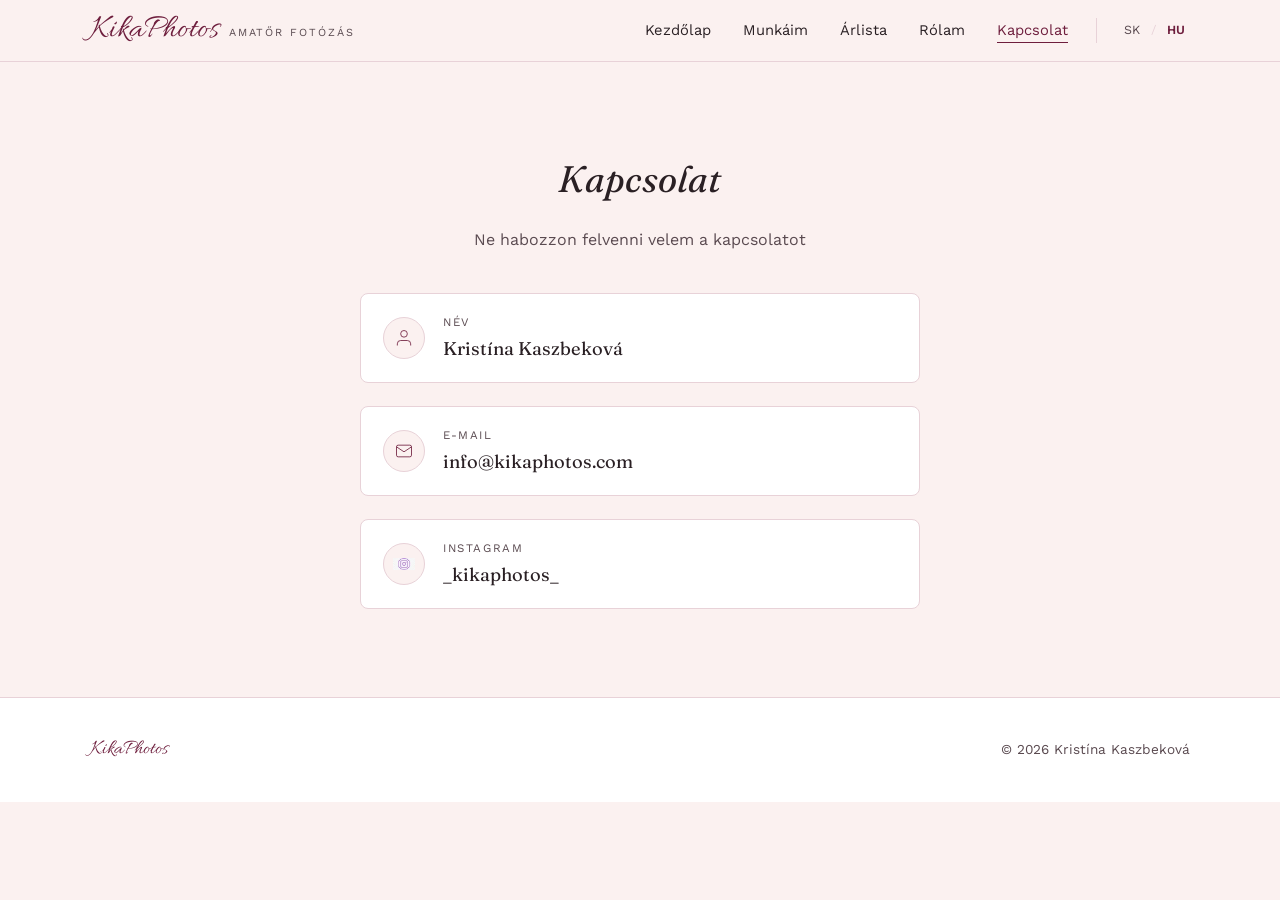
<file: hu/kontakt.html>
<!DOCTYPE html>
<html lang="hu">
<head>
<!-- Google tag (gtag.js) -->
<script async src="https://www.googletagmanager.com/gtag/js?id=G-NXZSSNFPJQ"></script>
<script>
  window.dataLayer = window.dataLayer || [];
  function gtag(){dataLayer.push(arguments);}
  gtag('js', new Date());

  gtag('config', 'G-NXZSSNFPJQ');
</script>
<meta charset="UTF-8">
<meta name="viewport" content="width=device-width, initial-scale=1.0">
<title>Kapcsolat - kikaphotos.com</title>
<meta name="description" content="Elérhetőség: Kristína Kaszbeková, KikaPhotos.">
<link rel="icon" type="image/png" href="/favicon.png">
<link rel="apple-touch-icon" href="/apple-touch-icon.png">
<link rel="preconnect" href="https://fonts.googleapis.com">
<link rel="preconnect" href="https://fonts.gstatic.com" crossorigin>
<link rel="stylesheet" href="../css/style.css">
<link rel="stylesheet" href="https://fonts.googleapis.com/css2?family=Allura&family=Fraunces:ital,opsz,wght@0,9..144,300;0,9..144,400;0,9..144,500;0,9..144,600;1,9..144,400;1,9..144,500&family=Work+Sans:wght@300;400;500;600&display=swap" media="print" onload="this.media='all'">
<noscript><link rel="stylesheet" href="https://fonts.googleapis.com/css2?family=Allura&family=Fraunces:ital,opsz,wght@0,9..144,300;0,9..144,400;0,9..144,500;0,9..144,600;1,9..144,400;1,9..144,500&family=Work+Sans:wght@300;400;500;600&display=swap"></noscript>
<link rel="canonical" href="https://kikaphotos.com/hu/kontakt">
<link rel="alternate" hreflang="sk" href="https://kikaphotos.com/kontakt">
<link rel="alternate" hreflang="hu" href="https://kikaphotos.com/hu/kontakt">
</head>
<body>

<header class="site-header">
  <nav class="nav">
    <a href="/hu/" class="brand">
      <span class="brand-mark">KikaPhotos</span>
      <span class="brand-tag">amatőr fotózás</span>
    </a>
    <input type="checkbox" id="nav-toggle" class="nav-toggle-input">
    <label for="nav-toggle" class="nav-toggle" aria-label="Menü megnyitása">
      <span></span><span></span><span></span>
    </label>
    <div class="nav-right">
      <ul class="nav-links">
        <li><a href="/hu/">Kezdőlap</a></li>
        <li><a href="moja-praca">Munkáim</a></li>
        <li><a href="cennik">Árlista</a></li>
        <li><a href="o-mne">Rólam</a></li>
        <li><a href="kontakt" class="active">Kapcsolat</a></li>
      </ul>
      <div class="lang-switch">
        <a href="/kontakt" aria-label="Slovenská verzia">SK</a>
        <span class="lang-sep">/</span>
        <a href="kontakt" class="active" aria-label="Magyar verzió">HU</a>
      </div>
    </div>
  </nav>
</header>

<main>
<section>
  <div class="wrap center">
    <h2>Kapcsolat</h2>
    <p style="max-width:32em;margin:0 auto;">Ne habozzon felvenni velem a kapcsolatot</p>

    <div class="contact-grid">
      <div class="contact-card">
        <span class="contact-icon">
          <svg viewBox="0 0 24 24"><path d="M20 21v-2a4 4 0 0 0-4-4H8a4 4 0 0 0-4 4v2"/><circle cx="12" cy="7" r="4"/></svg>
        </span>
        <div class="contact-text">
          <div class="contact-label">Név</div>
          <div class="contact-value">Kristína Kaszbeková</div>
        </div>
      </div>

      <a class="contact-card" href="mailto:info@kikaphotos.com">
        <span class="contact-icon">
          <svg viewBox="0 0 24 24"><rect x="3" y="5" width="18" height="14" rx="2"/><path d="m3 7 9 6 9-6"/></svg>
        </span>
        <div class="contact-text">
          <div class="contact-label">E-mail</div>
          <div class="contact-value">info@kikaphotos.com</div>
        </div>
      </a>

      <a class="contact-card" href="https://www.instagram.com/_kikaphotos_/" target="_blank" rel="noopener">
        <span class="contact-icon"><img src="../assets/instagram.webp" alt=""></span>
        <div class="contact-text">
          <div class="contact-label">Instagram</div>
          <div class="contact-value">_kikaphotos_</div>
        </div>
      </a>
    </div>
  </div>
</section>
</main>

<footer class="site-footer">
  <div class="wrap footer-inner">
    <span class="script">KikaPhotos</span>
    <span>© 2026 Kristína Kaszbeková</span>
  </div>
</footer>

</body>
</html>
</file>
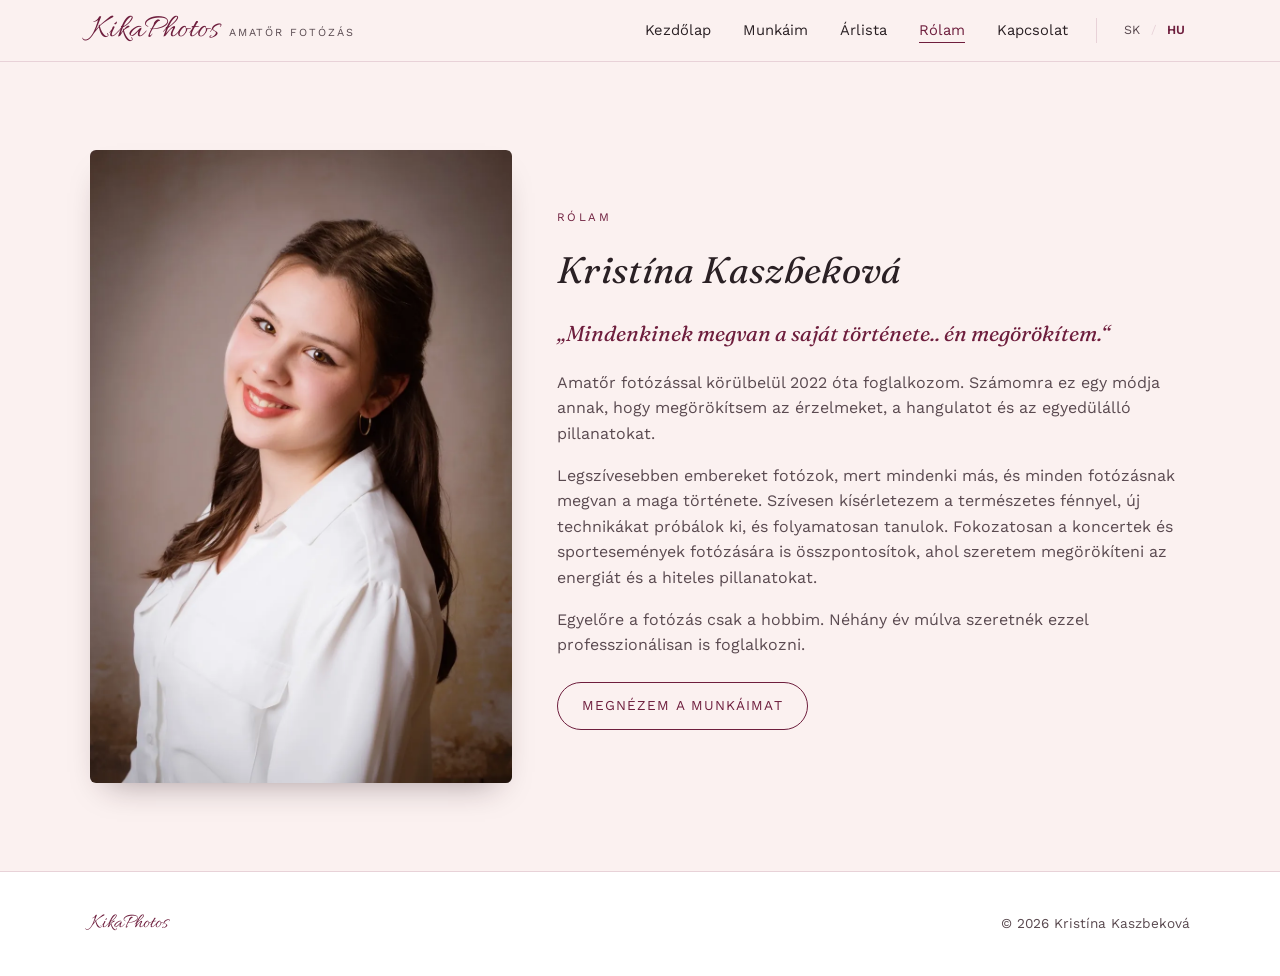
<file: hu/o-mne.html>
<!DOCTYPE html>
<html lang="hu">
<head>
<!-- Google tag (gtag.js) -->
<script async src="https://www.googletagmanager.com/gtag/js?id=G-NXZSSNFPJQ"></script>
<script>
  window.dataLayer = window.dataLayer || [];
  function gtag(){dataLayer.push(arguments);}
  gtag('js', new Date());

  gtag('config', 'G-NXZSSNFPJQ');
</script>
<meta charset="UTF-8">
<meta name="viewport" content="width=device-width, initial-scale=1.0">
<title>Rólam - kikaphotos.com</title>
<meta name="description" content="Kristína Kaszbeková - amatőr fotós.">
<link rel="icon" type="image/png" href="/favicon.png">
<link rel="apple-touch-icon" href="/apple-touch-icon.png">
<link rel="preconnect" href="https://fonts.googleapis.com">
<link rel="preconnect" href="https://fonts.gstatic.com" crossorigin>
<link rel="stylesheet" href="../css/style.css">
<link rel="stylesheet" href="https://fonts.googleapis.com/css2?family=Allura&family=Fraunces:ital,opsz,wght@0,9..144,300;0,9..144,400;0,9..144,500;0,9..144,600;1,9..144,400;1,9..144,500&family=Work+Sans:wght@300;400;500;600&display=swap" media="print" onload="this.media='all'">
<noscript><link rel="stylesheet" href="https://fonts.googleapis.com/css2?family=Allura&family=Fraunces:ital,opsz,wght@0,9..144,300;0,9..144,400;0,9..144,500;0,9..144,600;1,9..144,400;1,9..144,500&family=Work+Sans:wght@300;400;500;600&display=swap"></noscript>
<link rel="canonical" href="https://kikaphotos.com/hu/o-mne">
<link rel="alternate" hreflang="sk" href="https://kikaphotos.com/o-mne">
<link rel="alternate" hreflang="hu" href="https://kikaphotos.com/hu/o-mne">
</head>
<body>

<header class="site-header">
  <nav class="nav">
    <a href="/hu/" class="brand">
      <span class="brand-mark">KikaPhotos</span>
      <span class="brand-tag">amatőr fotózás</span>
    </a>
    <input type="checkbox" id="nav-toggle" class="nav-toggle-input">
    <label for="nav-toggle" class="nav-toggle" aria-label="Menü megnyitása">
      <span></span><span></span><span></span>
    </label>
    <div class="nav-right">
      <ul class="nav-links">
        <li><a href="/hu/">Kezdőlap</a></li>
        <li><a href="moja-praca">Munkáim</a></li>
        <li><a href="cennik">Árlista</a></li>
        <li><a href="o-mne" class="active">Rólam</a></li>
        <li><a href="kontakt">Kapcsolat</a></li>
      </ul>
      <div class="lang-switch">
        <a href="/o-mne" aria-label="Slovenská verzia">SK</a>
        <span class="lang-sep">/</span>
        <a href="o-mne" class="active" aria-label="Magyar verzió">HU</a>
      </div>
    </div>
  </nav>
</header>

<main>
<section>
  <div class="wrap">
    <div class="about">
      <div class="about-portrait">
        <img src="../assets/ja.webp" alt="Fénykép a KikaPhotos portfólióból" loading="lazy">
      </div>
      <div>
        <span class="eyebrow">Rólam</span>
        <h2>Kristína Kaszbeková</h2>
        <p class="about-quote">„Mindenkinek megvan a saját története.. én megörökítem.“</p>
        <p>Amatőr fotózással körülbelül 2022 óta foglalkozom. Számomra ez egy módja annak, hogy megörökítsem az érzelmeket, a hangulatot és az egyedülálló pillanatokat.</p>
        <p>Legszívesebben embereket fotózok, mert mindenki más, és minden fotózásnak megvan a maga története. Szívesen kísérletezem a természetes fénnyel, új technikákat próbálok ki, és folyamatosan tanulok. Fokozatosan a koncertek és sportesemények fotózására is összpontosítok, ahol szeretem megörökíteni az energiát és a hiteles pillanatokat.</p>
        <p>Egyelőre a fotózás csak a hobbim. Néhány év múlva szeretnék ezzel professzionálisan is foglalkozni.</p>
        <a href="moja-praca" class="btn">Megnézem a munkáimat</a>
      </div>
    </div>
  </div>
</section>
</main>

<footer class="site-footer">
  <div class="wrap footer-inner">
    <span class="script">KikaPhotos</span>
    <span>© 2026 Kristína Kaszbeková</span>
  </div>
</footer>

</body>
</html>
</file>
<file: css/style.css>
/* ============================================================
   kikaphotos.com — redesign
   A quiet, editorial portfolio for an amateur photographer.
   Palette: blush ivory + deep aubergine + dusty rose hairlines.
   ============================================================ */

/* Fonts are loaded from an async <link> in each page's <head> instead of
   an @import here, so they don't chain behind this stylesheet and block
   first render. */

:root{
  --ink:        #2a2024;
  --ink-soft:   #5a4a50;
  --bg:         #fbf1f0;
  --surface:    #ffffff;
  --accent:     #6e1e3d;
  --accent-2:   #8a3358;
  --rose:       #d9a6b4;
  --rose-line:  #e8d2d8;
  --gold:       #b98b52;

  --serif: 'Fraunces', 'Georgia', serif;
  --script: 'Allura', cursive;
  --sans:  'Work Sans', -apple-system, BlinkMacSystemFont, sans-serif;

  --max: 1180px;
}

*{ box-sizing: border-box; }
html{ scroll-behavior: smooth; }

body{
  margin: 0;
  background: var(--bg);
  color: var(--ink);
  font-family: var(--sans);
  font-weight: 400;
  line-height: 1.6;
  -webkit-font-smoothing: antialiased;
}

img{ max-width: 100%; display: block; }

a{ color: inherit; text-decoration: none; }

.wrap{
  max-width: var(--max);
  margin: 0 auto;
  padding: 0 clamp(1.25rem, 4vw, 2.5rem);
}

h1, h2, h3{
  font-family: var(--serif);
  font-weight: 500;
  color: var(--ink);
  margin: 0 0 0.5em;
  letter-spacing: 0.01em;
}

h2{ font-size: clamp(1.7rem, 3vw, 2.3rem); font-style: italic; font-weight: 400; }

p{ margin: 0 0 1em; color: var(--ink-soft); }

.eyebrow{
  display: inline-block;
  font-family: var(--sans);
  font-size: 0.72rem;
  letter-spacing: 0.22em;
  text-transform: uppercase;
  color: var(--accent);
  margin-bottom: 0.9rem;
}

.hairline{
  border: none;
  border-top: 1px solid var(--rose-line);
  margin: 0;
}

/* ---------------- Header / nav ---------------- */

.site-header{
  position: sticky;
  top: 0;
  z-index: 50;
  background: rgba(251, 241, 240, 0.86);
  backdrop-filter: blur(10px);
  border-bottom: 1px solid var(--rose-line);
}

.nav{
  display: flex;
  align-items: center;
  justify-content: space-between;
  padding: 0.85rem clamp(1.25rem, 4vw, 2.5rem);
  max-width: var(--max);
  margin: 0 auto;
}

.brand{
  display: flex;
  align-items: baseline;
  gap: 0.6rem;
}

.brand-mark{
  font-family: var(--script);
  font-size: 2.1rem;
  color: var(--accent);
  line-height: 1;
}

.brand-tag{
  font-size: 0.68rem;
  letter-spacing: 0.18em;
  text-transform: uppercase;
  color: var(--ink-soft);
  display: none;
}

@media (min-width: 640px){
  .brand-tag{ display: inline; }
}

.nav-right{
  display: flex;
  align-items: center;
  gap: clamp(1rem, 2.5vw, 1.8rem);
}

.nav-links{
  display: flex;
  gap: clamp(1rem, 2.5vw, 2.2rem);
  list-style: none;
  margin: 0;
  padding: 0;
  font-size: 0.92rem;
}

.nav-links a{
  position: relative;
  padding: 0.25rem 0;
  color: var(--ink);
}

.nav-links a::after{
  content: "";
  position: absolute;
  left: 0; right: 100%;
  bottom: 0;
  height: 1px;
  background: var(--accent);
  transition: right 0.28s ease;
}

.nav-links a:hover::after,
.nav-links a.active::after{
  right: 0;
}

.nav-links a.active{ color: var(--accent); }

.nav-toggle-input{
  position: absolute;
  opacity: 0;
  pointer-events: none;
}

.nav-toggle{
  display: none;
  flex-direction: column;
  justify-content: center;
  align-items: flex-end;
  gap: 5px;
  width: 30px;
  height: 30px;
  cursor: pointer;
}

.nav-toggle span{
  display: block;
  width: 100%;
  height: 2px;
  background: var(--ink);
  border-radius: 2px;
  transition: transform 0.25s ease, opacity 0.25s ease, width 0.25s ease;
}

.nav-toggle-input:checked ~ .nav-toggle span:nth-child(1){
  transform: translateY(7px) rotate(45deg);
  width: 100%;
}

.nav-toggle-input:checked ~ .nav-toggle span:nth-child(2){ opacity: 0; }

.nav-toggle-input:checked ~ .nav-toggle span:nth-child(3){
  transform: translateY(-7px) rotate(-45deg);
  width: 100%;
}

.lang-switch{
  display: flex;
  align-items: center;
  gap: 0.4rem;
  padding-left: clamp(0.75rem, 2vw, 1.4rem);
  border-left: 1px solid var(--rose-line);
  font-size: 0.78rem;
  letter-spacing: 0.04em;
}

.lang-switch a{
  color: var(--ink-soft);
  padding: 0.15rem 0.25rem;
}

.lang-switch a:hover{ color: var(--accent); }

.lang-switch a.active{
  color: var(--accent);
  font-weight: 600;
}

.lang-switch .lang-sep{ color: var(--rose-line); }

@media (max-width: 780px){
  .nav{ flex-wrap: wrap; }

  .nav-toggle{ display: flex; }

  .nav-right{
    flex-basis: 100%;
    flex-direction: column;
    align-items: stretch;
    gap: 0;
    max-height: 0;
    overflow: hidden;
    transition: max-height 0.3s ease;
  }

  .nav-toggle-input:checked ~ .nav-right{
    max-height: 420px;
  }

  .nav-links{
    flex-direction: column;
    align-items: flex-start;
    gap: 0;
    font-size: 1rem;
    padding-top: 0.85rem;
  }

  .nav-links a{
    display: block;
    width: 100%;
    padding: 0.65rem 0;
    border-bottom: 1px solid var(--rose-line);
  }

  .nav-links a::after{ display: none; }

  .lang-switch{
    border-left: none;
    border-top: 1px solid var(--rose-line);
    padding-left: 0;
    padding-top: 0.85rem;
    margin-top: 0.35rem;
    font-size: 0.85rem;
  }
}

/* ---------------- Hero ---------------- */

.hero{
  position: relative;
  min-height: 45vh;
  display: flex;
  align-items: flex-end;
  background: #2a1620;
  overflow: hidden;
}

.hero-slides{
  position: absolute;
  inset: 0;
}

.hero-slide{
  position: absolute;
  inset: 0;
  width: 100%; height: 100%;
  object-fit: cover;
  object-position: center 25%;
  opacity: 0;
  transition: opacity 1.2s ease;
}

.hero1 {
  object-position: center 76%;
}

.hero2 {
  object-position: center 42%;
}

.hero3 {
  object-position: center 73%;
}

.hero4 {
  object-position: center 65%;
}

.hero-slide.is-active{
  opacity: 0.88;
}

.hero::before{
  content: "";
  position: absolute; inset: 0;
  background: linear-gradient(180deg, rgba(42,22,32,0.05) 0%, rgba(35,17,26,0.78) 100%);
}

.hero-arrow{
  position: absolute;
  top: 50%;
  z-index: 3;
  transform: translateY(-50%);
  width: 44px; height: 44px;
  display: flex;
  align-items: center;
  justify-content: center;
  border: 1px solid rgba(255,255,255,0.55);
  border-radius: 50%;
  background: rgba(42,22,32,0.35);
  color: #fff;
  cursor: pointer;
  transition: background 0.2s ease, border-color 0.2s ease;
}

.hero-arrow:hover{
  background: rgba(42,22,32,0.6);
  border-color: #fff;
}

.hero-arrow-prev{ left: clamp(0.75rem, 3vw, 2rem); }
.hero-arrow-next{ right: clamp(0.75rem, 3vw, 2rem); }

@media (max-width: 640px){
  .hero-arrow{ width: 36px; height: 36px; }
}

.hero-inner{
  position: relative;
  z-index: 2;
  padding: 3.5rem clamp(1.25rem, 4vw, 2.5rem) 3rem;
  max-width: var(--max);
  margin: 0 auto;
  width: 100%;
  color: #fff;
}

.hero-script{
  font-family: var(--script);
  font-size: clamp(3rem, 9vw, 5.5rem);
  line-height: 1;
  color: #fff;
  margin: 0 0 0.3rem;
}

.hero-line{
  display: flex;
  align-items: center;
  gap: 1rem;
  margin-bottom: 1.1rem;
}

.hero-line .rule{
  height: 1px;
  width: 46px;
  background: var(--rose);
}

.hero-sub{
  font-family: var(--serif);
  font-style: italic;
  font-weight: 400;
  font-size: clamp(1.05rem, 2.2vw, 1.35rem);
  color: #f2dfe4;
  max-width: 34em;
}

/* ---------------- Sections ---------------- */

section{ padding: clamp(3rem, 7vw, 5.5rem) 0; }

.section-alt{ background: var(--surface); }

.intro{
  display: grid;
  grid-template-columns: 1fr;
  gap: 2.5rem;
  align-items: start;
}

@media (min-width: 780px){
  .intro{ grid-template-columns: 0.9fr 1.1fr; }
}

.intro h2{ margin-bottom: 0.6rem; }

.btn{
  display: inline-flex;
  align-items: center;
  gap: 0.6rem;
  font-family: var(--sans);
  font-size: 0.85rem;
  letter-spacing: 0.08em;
  text-transform: uppercase;
  color: var(--accent);
  border: 1px solid var(--accent);
  padding: 0.75rem 1.5rem;
  border-radius: 999px;
  margin-top: 0.5rem;
  transition: background 0.2s ease, color 0.2s ease;
}

.btn:hover{ background: var(--accent); color: #fff; }

.btn.solid{
  background: var(--accent);
  color: #fff;
}
.btn.solid:hover{ background: var(--accent-2); }

/* category teaser cards on homepage */

.teasers{
  display: grid;
  grid-template-columns: repeat(auto-fit, minmax(220px, 1fr));
  gap: 1.6rem;
  margin-top: 2.8rem;
}

.teaser{
  position: relative;
  aspect-ratio: 3/4;
  overflow: hidden;
  border-radius: 6px;
  box-shadow: 0 12px 28px -14px rgba(42,20,30,0.35);
}

.teaser img{
  width: 100%; height: 100%;
  object-fit: cover;
  transition: transform 0.6s ease;
}

.teaser:hover img{ transform: scale(1.06); }

.teaser::after{
  content: "";
  position: absolute; inset: 0;
  background: linear-gradient(180deg, rgba(20,10,15,0) 45%, rgba(20,10,15,0.72) 100%);
}

.teaser-label{
  position: absolute;
  left: 1.1rem; bottom: 1rem;
  z-index: 2;
  color: #fff;
  font-family: var(--serif);
  font-style: italic;
  font-size: 1.35rem;
}

/* ---------------- Portfolio (tabs, no JS) ---------------- */

.tabs-input{ display: none; }

.tabs-nav{
  display: flex;
  gap: 0.5rem;
  flex-wrap: wrap;
  justify-content: center;
  margin: 0 0 2.5rem;
}

.tabs-nav label{
  cursor: pointer;
  font-family: var(--serif);
  font-style: italic;
  font-size: 1.1rem;
  padding: 0.5rem 1.4rem;
  border: 1px solid var(--rose-line);
  border-radius: 999px;
  color: var(--ink-soft);
  transition: all 0.2s ease;
}

.tabs-nav label:hover{ border-color: var(--accent); color: var(--accent); }

.tab-panel{ display: none; scroll-margin-top: 6.5rem; }

#tab-portraits:checked ~ .tabs-nav label[for="tab-portraits"],
#tab-sports:checked   ~ .tabs-nav label[for="tab-sports"],
#tab-events:checked   ~ .tabs-nav label[for="tab-events"]{
  background: var(--accent);
  border-color: var(--accent);
  color: #fff;
}

#tab-portraits:checked ~ #panel-portraits,
#tab-sports:checked   ~ #panel-sports,
#tab-events:checked   ~ #panel-events{
  display: block;
}

.masonry{
  column-count: 1;
  column-gap: 1.1rem;
}

@media (min-width: 620px){ .masonry{ column-count: 2; } }
@media (min-width: 980px){ .masonry{ column-count: 3; } }

.masonry figure{
  margin: 0 0 1.1rem;
  break-inside: avoid;
  border-radius: 5px;
  overflow: hidden;
  box-shadow: 0 10px 22px -14px rgba(42,20,30,0.3);
  background: var(--surface);
  border: 1px solid var(--rose-line);
}

.masonry img{ width: 100%; height: auto; }

.masonry a{ display: block; cursor: zoom-in; }

/* ---------------- Lightbox ---------------- */

.lightbox{
  position: fixed;
  inset: 0;
  z-index: 100;
  display: flex;
  align-items: center;
  justify-content: center;
  background: rgba(42,20,30,0.92);
  padding: 2.5rem 3.5rem;
}

.lightbox[hidden]{ display: none; }

.lightbox-img{
  max-width: 100%;
  max-height: 100%;
  border-radius: 4px;
  box-shadow: 0 20px 60px -20px rgba(0,0,0,0.6);
}

.lightbox-close,
.lightbox-prev,
.lightbox-next{
  position: absolute;
  background: transparent;
  border: none;
  color: #fff;
  cursor: pointer;
  line-height: 1;
  padding: 0.5rem;
  opacity: 0.85;
  transition: opacity 0.15s ease;
}

.lightbox-close:hover,
.lightbox-prev:hover,
.lightbox-next:hover{ opacity: 1; }

.lightbox-close{
  top: 1rem;
  right: 1.2rem;
  font-size: 2.2rem;
}

.lightbox-prev,
.lightbox-next{
  top: 50%;
  transform: translateY(-50%);
  font-size: 3rem;
}

.lightbox-prev{ left: 0.5rem; }
.lightbox-next{ right: 0.5rem; }

@media (max-width: 620px){
  .lightbox{ padding: 3.5rem 1rem; }
  .lightbox-prev,
  .lightbox-next{ font-size: 2.2rem; }
}

/* ---------------- About ---------------- */

.about{
  display: grid;
  grid-template-columns: 1fr;
  gap: 2.8rem;
  align-items: center;
}

@media (min-width: 780px){
  .about{ grid-template-columns: 0.8fr 1.2fr; }
}

.about-portrait{
  border-radius: 6px;
  overflow: hidden;
  box-shadow: 0 16px 32px -16px rgba(42,20,30,0.4);
}

.about-quote{
  font-family: var(--serif);
  font-style: italic;
  font-size: 1.35rem;
  color: var(--accent);
  margin-bottom: 1.2rem;
  line-height: 1.5;
}

/* ---------------- Contact ---------------- */

.contact-grid{
  display: grid;
  grid-template-columns: 1fr;
  gap: 1.4rem;
  max-width: 560px;
  margin: 2.5rem auto 0;
}

.contact-card{
  display: flex;
  align-items: center;
  gap: 1.1rem;
  background: var(--surface);
  border: 1px solid var(--rose-line);
  border-radius: 8px;
  padding: 1.2rem 1.4rem;
  transition: border-color 0.2s ease, transform 0.2s ease;
}

.contact-card:hover{ border-color: var(--accent); transform: translateY(-2px); }

.contact-icon{
  width: 42px; height: 42px;
  border-radius: 50%;
  background: var(--bg);
  display: flex;
  align-items: center;
  justify-content: center;
  flex-shrink: 0;
  border: 1px solid var(--rose-line);
}

.contact-icon img{ width: 22px; height: 22px; object-fit: contain; }

.contact-icon svg{ width: 20px; height: 20px; stroke: var(--accent); fill: none; }

.contact-text{
  /* without this, a flex child can't shrink below its content's natural
     width — a long, unbreakable string (the e-mail) then overflows past
     the card edge instead of wrapping onto a new line */
  min-width: 0;
  /* the page wrapper centers the heading above the cards; without this
     override, that centering cascades down into the label/value text */
  text-align: left;
}

.contact-label{
  font-size: 0.72rem;
  letter-spacing: 0.14em;
  text-transform: uppercase;
  color: var(--ink-soft);
  margin-bottom: 0.15rem;
}

.contact-value{
  font-family: var(--serif);
  font-style: normal;
  font-size: 1.15rem;
  color: var(--ink);
  overflow-wrap: anywhere;
  word-break: break-word;
}

/* ---------------- Pricing ---------------- */

.pricing-grid{
  display: grid;
  grid-template-columns: 1fr;
  gap: 1.8rem;
}

@media (min-width: 780px){
  .pricing-grid{ grid-template-columns: repeat(3, 1fr); }
}

.price-card{
  background: var(--surface);
  border: 1px solid var(--rose-line);
  border-radius: 8px;
  padding: 1.9rem 1.7rem 2.1rem;
  box-shadow: 0 12px 28px -18px rgba(42,20,30,0.35);
}

.price-card-head{
  display: flex;
  align-items: center;
  gap: 1rem;
  margin-bottom: 1.6rem;
}

.price-icon{
  flex-shrink: 0;
  width: 52px; height: 52px;
  border-radius: 50%;
  background: var(--bg);
  border: 1px solid var(--rose-line);
  display: flex;
  align-items: center;
  justify-content: center;
}

.price-icon svg{ width: 24px; height: 24px; stroke: var(--accent); fill: none; }

.price-card-head h3{
  font-size: 1.05rem;
  font-style: italic;
  font-weight: 400;
  line-height: 1.25;
  margin: 0;
}

.tier{
  padding: 1rem 0;
  border-top: 1px solid var(--rose-line);
}

.tier:first-of-type{ border-top: none; padding-top: 0; }

.tier-head{
  display: flex;
  align-items: baseline;
  justify-content: space-between;
  gap: 0.8rem;
  margin-bottom: 0.5rem;
}

.tier-name{
  font-family: var(--sans);
  font-size: 0.78rem;
  letter-spacing: 0.12em;
  text-transform: uppercase;
  color: var(--ink-soft);
}

.tier-price{
  font-family: var(--serif);
  font-style: italic;
  font-size: 1.5rem;
  color: var(--accent);
  white-space: nowrap;
}

.tier-list{
  list-style: none;
  margin: 0;
  padding: 0;
  font-size: 0.9rem;
  color: var(--ink-soft);
}

.tier-list li{
  position: relative;
  padding-left: 1rem;
  margin-bottom: 0.35rem;
}

.tier-list li::before{
  content: "";
  position: absolute;
  left: 0; top: 0.55em;
  width: 5px; height: 5px;
  border-radius: 50%;
  background: var(--rose);
}

.tier-list li.tier-highlight{
  color: var(--accent);
  font-weight: 500;
}

.tier-list li.tier-highlight::before{ background: var(--accent); }

.addon-block{
  padding-top: 1rem;
  border-top: 1px solid var(--rose-line);
}

.addon-title{
  font-family: var(--sans);
  font-size: 0.78rem;
  letter-spacing: 0.12em;
  text-transform: uppercase;
  color: var(--ink-soft);
  margin-bottom: 0.6rem;
}

.addon-row{
  display: flex;
  justify-content: space-between;
  font-size: 0.9rem;
  color: var(--ink-soft);
  padding: 0.3rem 0;
}

.addon-row + .addon-row{ border-top: 1px dashed var(--rose-line); }

.addon-row .amount{
  font-family: var(--serif);
  font-style: italic;
  color: var(--ink);
}

.callout-box{
  margin-top: 1.1rem;
  text-align: center;
  background: var(--bg);
  border: 1px solid var(--rose-line);
  border-radius: 6px;
  padding: 0.85rem 1rem;
  font-size: 0.88rem;
  color: var(--ink-soft);
}

.callout-box strong{
  font-family: var(--serif);
  font-style: italic;
  color: var(--accent);
  font-size: 1.05rem;
}

.promo-banner{
  margin: 0 auto 2.4rem;
  max-width: 44rem;
  text-align: center;
  background: var(--surface);
  border: 1px solid var(--rose-line);
  border-top: 3px solid var(--accent);
  border-radius: 8px;
  padding: 1.8rem 1.6rem;
}

.promo-banner h3{
  margin: 0 0 0.5rem;
  font-family: var(--serif);
  font-weight: 500;
  font-size: clamp(1.25rem, 3.4vw, 1.7rem);
  line-height: 1.3;
  color: var(--accent);
}

.promo-banner p{
  margin: 0;
  font-size: 0.95rem;
  color: var(--ink-soft);
}

.info-strip{
  display: grid;
  grid-template-columns: 1fr;
  gap: 1.2rem;
  margin-top: 0.5rem;
}

@media (min-width: 780px){
  .info-strip{ grid-template-columns: repeat(3, 1fr); }
}

.info-box{
  display: flex;
  align-items: center;
  gap: 1.1rem;
  background: var(--surface);
  border: 1px solid var(--rose-line);
  border-radius: 8px;
  padding: 1.2rem 1.4rem;
}

.info-icon{
  flex-shrink: 0;
  width: 42px; height: 42px;
  border-radius: 50%;
  background: var(--bg);
  border: 1px solid var(--rose-line);
  display: flex;
  align-items: center;
  justify-content: center;
}

.info-icon svg{ width: 20px; height: 20px; stroke: var(--accent); fill: none; }

.info-box p{
  margin: 0;
  font-size: 0.9rem;
  color: var(--ink-soft);
}

.info-box strong{ color: var(--ink); }

.pricing-note{
  margin-top: 2.6rem;
  font-family: var(--script);
  font-size: 1.6rem;
  color: var(--accent);
}

/* ---------------- Footer ---------------- */

.site-footer{
  border-top: 1px solid var(--rose-line);
  padding: 2.2rem 0;
  background: var(--surface);
}

.footer-inner{
  display: flex;
  flex-wrap: wrap;
  gap: 0.8rem;
  align-items: center;
  justify-content: space-between;
  font-size: 0.85rem;
  color: var(--ink-soft);
}

.footer-inner .script{
  font-family: var(--script);
  font-size: 1.3rem;
  color: var(--accent);
}

/* ---------------- utility ---------------- */

.center{ text-align: center; }
.mt-0{ margin-top: 0; }
</file>
